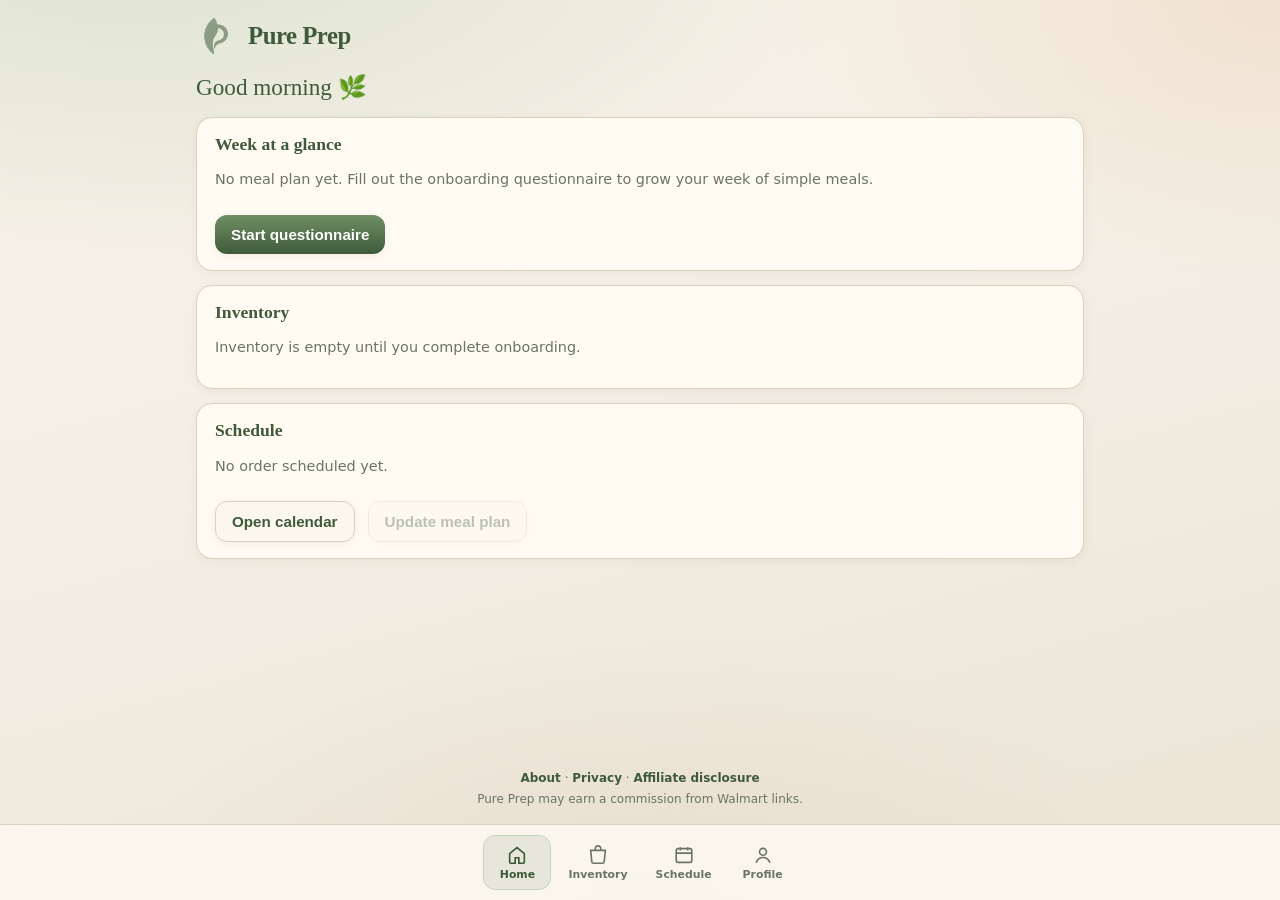
<file: index.html>
<!DOCTYPE html>
<html lang="en">
<head>
  <meta name='impact-site-verification' value='859258e8-05b9-465c-9350-32e2b7eefbab'>
  <meta charset="UTF-8" />
  <meta name="viewport" content="width=device-width, initial-scale=1" />
  <title>Pure Prep</title>
  <link rel="icon" type="image/svg+xml" href="assets/favicon.svg?v=leaf8" />
  <link rel="icon" type="image/png" href="assets/favicon-32.png?v=leaf8" sizes="32x32" />
  <link rel="icon" type="image/png" href="assets/favicon-16.png?v=leaf8" sizes="16x16" />
  <link rel="icon" href="assets/favicon.ico?v=leaf8" sizes="any" />
  <link rel="apple-touch-icon" href="assets/apple-touch-icon.png?v=leaf8" />
  <meta name="theme-color" content="#5a7a52" />

  <style>

    :root {
      --bg: #f4efe6;
      --bg-deep: #ebe4d6;
      --card: #fffaf2;
      --paper: #fbf7ef;
      --text: #2f3a2f;
      --muted: #6b7564;
      --accent: #5a7a52;
      --accent-deep: #3f5a3a;
      --sage: #c5d5bc;
      --sage-soft: rgba(90, 122, 82, 0.12);
      --moss: #6f8f64;
      --clay: #c4785a;
      --clay-soft: rgba(196, 120, 90, 0.14);
      --terracotta: #b86b4b;
      --linen: #e8e0d0;
      --border: #d9d0bd;
      --danger: #b54a3c;
      --ok: #4f7a48;
      --warn: #b8860b;
      --shadow: 0 8px 24px rgba(70, 55, 35, 0.08);
      --shadow-soft: 0 2px 10px rgba(70, 55, 35, 0.06);
      --radius: 16px;
      --font-display: "Iowan Old Style", "Palatino Linotype", Palatino, Georgia, "Times New Roman", serif;
      --font-body: system-ui, -apple-system, "Segoe UI", Roboto, "Helvetica Neue", sans-serif;
    }
    * { box-sizing: border-box; }
    body {
      margin: 0;
      min-height: 100vh;
      font-family: var(--font-body);
      color: var(--text);
      display: flex;
      align-items: center;
      justify-content: center;
      padding: 28px 20px;
      background:
        radial-gradient(ellipse 120% 80% at 10% -10%, rgba(197, 213, 188, 0.55), transparent 50%),
        radial-gradient(ellipse 90% 70% at 100% 0%, rgba(232, 200, 170, 0.35), transparent 45%),
        radial-gradient(ellipse 80% 60% at 50% 100%, rgba(180, 160, 120, 0.12), transparent 50%),
        linear-gradient(165deg, #f7f2e8 0%, var(--bg) 40%, var(--bg-deep) 100%);
      background-attachment: fixed;
    }
    .shell {
      width: min(720px, 100%);
      background:
        linear-gradient(180deg, rgba(255,250,242,0.97), rgba(251,247,239,0.98)),
        repeating-linear-gradient(
          0deg,
          transparent,
          transparent 27px,
          rgba(217, 208, 189, 0.22) 28px
        );
      border: 1px solid var(--border);
      border-radius: 22px;
      padding: 30px 28px 28px;
      box-shadow: var(--shadow), inset 0 1px 0 rgba(255,255,255,0.8);
      position: relative;
      overflow: hidden;
    }
    .shell::before {
      content: "";
      position: absolute;
      inset: 0;
      pointer-events: none;
      background:
        radial-gradient(circle at 92% 8%, rgba(90, 122, 82, 0.07), transparent 28%),
        radial-gradient(circle at 6% 94%, rgba(196, 120, 90, 0.06), transparent 30%);
      border-radius: inherit;
    }
    .brand {
      display: flex;
      flex-direction: column;
      gap: 2px;
      margin-bottom: 6px;
      position: relative;
      z-index: 1;
    }
    .brand-row {
      display: flex;
      align-items: center;
      gap: 10px;
    }
    .leaf-mark {
      flex-shrink: 0;
      width: 28px;
      height: 28px;
      color: var(--accent);
    }
    h1 {
      font-family: var(--font-display);
      font-size: 1.65rem;
      font-weight: 600;
      margin: 0;
      letter-spacing: -0.01em;
      color: var(--accent-deep);
    }
    .lede {
      color: var(--muted);
      font-size: 0.95rem;
      margin: 2px 0 10px;
      font-weight: 450;
    }
    .step-label {
      color: var(--moss);
      font-size: 0.72rem;
      font-weight: 700;
      letter-spacing: 0.08em;
      text-transform: uppercase;
      margin-bottom: 14px;
    }
    .mp-progress {
      height: 8px;
      background: var(--linen);
      border-radius: 99px;
      overflow: hidden;
      margin-bottom: 22px;
      border: 1px solid rgba(217, 208, 189, 0.7);
      box-shadow: inset 0 1px 2px rgba(70,55,35,0.06);
    }
    .mp-progress > span {
      display: block;
      height: 100%;
      background: linear-gradient(90deg, #7a9a6e, var(--moss) 55%, #8faf7e);
      border-radius: 99px;
      transition: width .25s ease;
      box-shadow: 0 0 8px rgba(111, 143, 100, 0.35);
    }
    .mp-q {
      font-family: var(--font-display);
      font-size: 1.28rem;
      font-weight: 600;
      margin: 0 0 16px;
      line-height: 1.35;
      color: var(--accent-deep);
    }
    .mp-input, select.mp-input {
      width: 100%;
      padding: 13px 15px;
      margin-bottom: 10px;
      border-radius: 12px;
      border: 1px solid var(--border);
      background: var(--paper);
      color: var(--text);
      font-size: 1.02rem;
      font-family: var(--font-body);
      box-shadow: var(--shadow-soft);
    }
    .mp-input:focus, select.mp-input:focus {
      outline: 2px solid var(--sage);
      border-color: var(--accent);
      background: #fff;
    }
    .mp-label {
      display: block;
      font-size: 0.75rem;
      color: var(--muted);
      margin: 10px 0 4px;
      font-weight: 600;
    }
    .mp-hint {
      color: var(--muted);
      font-size: 0.82rem;
      line-height: 1.45;
      margin: 0;
    }
    .mp-options { display: flex; flex-direction: column; gap: 9px; }
    .mp-option {
      display: flex;
      gap: 10px;
      align-items: flex-start;
      padding: 14px 16px;
      border: 1px solid var(--border);
      border-radius: 14px;
      cursor: pointer;
      background: var(--card);
      box-shadow: var(--shadow-soft);
      transition: border-color .15s, background .15s, box-shadow .15s;
    }
    .mp-option:hover {
      border-color: var(--sage);
      background: #fffcf7;
    }
    .mp-option.selected {
      border-color: var(--accent);
      background: var(--sage-soft);
      box-shadow: 0 0 0 1px rgba(90, 122, 82, 0.2), var(--shadow-soft);
    }
    .mp-option input { accent-color: var(--accent); margin-top: 3px; }
    .mp-row { display: grid; grid-template-columns: 1fr 1fr; gap: 10px; }
    .mp-nav {
      display: flex;
      justify-content: space-between;
      gap: 10px;
      margin-top: 24px;
      flex-wrap: wrap;
    }
    .mp-back, .mp-next, .mp-reroll {
      border-radius: 12px;
      padding: 12px 20px;
      font-weight: 600;
      cursor: pointer;
      font-size: 0.95rem;
      font-family: var(--font-body);
      transition: filter .12s, background .12s, border-color .12s;
    }
    .mp-back {
      background: transparent;
      color: var(--muted);
      border: 1px solid var(--border);
    }
    .mp-back:disabled { opacity: 0.35; cursor: not-allowed; }
    .cta:disabled { opacity: 0.35; cursor: not-allowed; }
    .mp-next {
      background: linear-gradient(180deg, #6b8f62, var(--accent-deep));
      color: #f7faf5;
      border: 1px solid var(--accent-deep);
      margin-left: auto;
      box-shadow: 0 4px 12px rgba(63, 90, 58, 0.25);
    }
    .mp-next:hover { filter: brightness(1.06); }
    .mp-reroll {
      background: transparent;
      color: var(--terracotta);
      border: 1.5px solid var(--clay);
      box-shadow: none;
    }
    .mp-reroll:hover {
      background: var(--clay-soft);
      border-color: var(--terracotta);
    }
    .mp-error {
      color: var(--danger);
      font-size: 0.85rem;
      min-height: 1.2em;
      margin: 8px 0 0;
    }
    .mp-goal, .mp-card, .mp-micro-row {
      background: var(--paper);
      border: 1px solid var(--border);
      border-radius: var(--radius);
      box-shadow: var(--shadow-soft);
    }
    .mp-goal {
      padding: 16px 18px;
      margin-bottom: 12px;
      background:
        linear-gradient(135deg, rgba(255,252,247,0.95), rgba(245,240,228,0.9));
    }
    .mp-cals {
      color: var(--accent-deep);
      font-family: var(--font-display);
      font-size: 1.4rem;
      font-weight: 600;
    }
    .mp-cals-sm {
      color: var(--text);
      font-size: 1rem;
      font-weight: 600;
    }
    .mp-macros { color: var(--muted); font-size: 0.9rem; margin-top: 4px; }
    .mp-badges { display: flex; flex-wrap: wrap; gap: 6px; margin-top: 10px; }
    .mp-badge {
      font-size: 0.72rem;
      font-weight: 700;
      padding: 4px 9px;
      border-radius: 99px;
      border: 1px solid var(--border);
      background: var(--card);
    }
    .mp-badge.ok {
      color: var(--ok);
      border-color: rgba(79, 122, 72, 0.35);
      background: rgba(90, 122, 82, 0.1);
    }
    .mp-badge.warn {
      color: #8a6a10;
      border-color: rgba(184, 134, 11, 0.35);
      background: rgba(240, 198, 116, 0.18);
    }
    .mp-card {
      padding: 14px 16px;
      margin-bottom: 10px;
    }
    .mp-suggest {
      color: var(--accent);
      font-weight: 500;
      font-family: var(--font-display);
    }
    .mp-ingredients {
      list-style: none;
      margin: 10px 0 0;
      padding: 0;
      font-size: 0.85rem;
      line-height: 1.5;
    }
    .mp-ingredients li {
      display: flex;
      justify-content: space-between;
      gap: 12px;
      padding: 5px 0;
      border-bottom: 1px dashed rgba(217, 208, 189, 0.85);
    }
    .mp-ingredients li.totals {
      border-bottom: none;
      margin-top: 6px;
      font-weight: 600;
      color: var(--accent-deep);
      border-top: 1px solid var(--border);
      padding-top: 8px;
    }
    .ing-name { flex: 1; }
    .ing-macros {
      color: var(--muted);
      white-space: nowrap;
      font-variant-numeric: tabular-nums;
    }
    .mp-note {
      color: var(--muted);
      font-size: 0.78rem;
      font-style: italic;
      margin: 8px 0 0;
    }
    .mp-result h2 {
      font-family: var(--font-display);
      font-size: 1.12rem;
      margin: 22px 0 10px;
      color: var(--accent-deep);
      letter-spacing: -0.01em;
    }
    .mp-result h2:first-child { margin-top: 0; }
    .mp-micros { display: flex; flex-direction: column; gap: 10px; margin-bottom: 8px; }
    .mp-micro-row {
      display: grid;
      grid-template-columns: 1fr auto;
      gap: 8px 10px;
      align-items: center;
      padding: 10px 12px;
    }
    .mp-micro-meta { grid-column: 1; display: flex; flex-direction: column; gap: 2px; }
    .mp-micro-label { font-weight: 600; font-size: 0.88rem; }
    .mp-micro-amt { color: var(--muted); font-size: 0.75rem; }
    .mp-micro-bar {
      grid-column: 1 / -1;
      height: 7px;
      background: var(--linen);
      border-radius: 99px;
      overflow: hidden;
    }
    .mp-micro-bar > span { display: block; height: 100%; border-radius: 99px; }
    .mp-micro-bar > span.ok { background: var(--moss); }
    .mp-micro-bar > span.mid { background: #d4a84b; }
    .mp-micro-bar > span.low { background: #a8b0a0; }
    .mp-micro-bar > span.high { background: var(--danger); }

    .mp-nutrition-overview { margin-bottom: 14px; }
    .mp-stars {
      font-size: 1.35rem;
      letter-spacing: 0.08em;
      color: var(--terracotta);
      margin-bottom: 8px;
    }
    .mp-overview-blurb {
      margin: 0;
      line-height: 1.45;
      color: var(--text);
      font-size: 0.95rem;
    }
    .mp-micro-pies {
      display: grid;
      grid-template-columns: repeat(auto-fill, minmax(88px, 1fr));
      gap: 12px;
      margin: 10px 0 14px;
    }
    .mp-micro-pie-card { text-align: center; }
    .mp-micro-pie {
      width: 64px;
      height: 64px;
      border-radius: 50%;
      margin: 0 auto 6px;
      display: grid;
      place-items: center;
      box-shadow: inset 0 0 0 6px var(--card);
      background: var(--linen);
    }
    /* pie center labels styled via .mp-pie-pct / .mp-pie-amt */
    .mp-micro-pie-label {
      font-size: 0.72rem;
      font-weight: 600;
      color: var(--muted);
      line-height: 1.2;
    }
    .mp-micro-note {
      margin: 4px 0 0;
      font-size: 0.68rem;
      color: var(--muted);
      font-style: italic;
      line-height: 1.25;
    }
    .mp-micro-expand {
      margin: 8px 0 16px;
      border: 1px solid var(--border);
      border-radius: 12px;
      padding: 8px 12px;
      background: var(--paper);
    }
    .mp-micro-expand summary {
      cursor: pointer;
      font-weight: 650;
      color: var(--accent-deep);
      padding: 4px 0;
    }
    .mp-micro-expand[open] summary { margin-bottom: 10px; }

    .mp-dual-macros {
      display: grid;
      grid-template-columns: 1fr 1fr;
      gap: 12px;
      margin-bottom: 12px;
    }
    @media (max-width: 720px) {
      .mp-dual-macros { grid-template-columns: 1fr; }
    }
    .mp-macro-panel { margin: 0; }
    .mp-panel-title {
      margin: 0 0 8px;
      font-size: 0.85rem;
      font-weight: 700;
      color: var(--accent-deep);
      text-transform: uppercase;
      letter-spacing: 0.04em;
    }
    .mp-macro-row {
      display: flex;
      align-items: center;
      gap: 14px;
      flex-wrap: wrap;
    }
    .mp-cals-block { flex: 1; min-width: 110px; }
    .mp-macro-pie {
      width: 108px;
      height: 108px;
      border-radius: 50%;
      position: relative;
      flex-shrink: 0;
    }
    .mp-macro-pie-hole {
      position: absolute;
      inset: 22px;
      border-radius: 50%;
      background: var(--card);
      display: grid;
      place-content: center;
      text-align: center;
      box-shadow: inset 0 0 0 1px var(--border);
    }
    .mp-macro-pie-hole strong {
      font-size: 0.95rem;
      color: var(--accent-deep);
      line-height: 1.1;
    }
    .mp-macro-pie-hole span {
      font-size: 0.65rem;
      color: var(--muted);
    }
    .mp-micro-pie {
      position: relative;
    }
    .mp-micro-pie .mp-pie-pct,
    .mp-micro-pie .mp-pie-amt {
      font-size: 0.68rem;
      font-weight: 700;
      color: var(--accent-deep);
      background: var(--card);
      width: 36px;
      height: 36px;
      border-radius: 50%;
      display: grid;
      place-items: center;
      line-height: 1;
      text-align: center;
      padding: 2px;
    }
    .mp-micro-pie .mp-pie-amt { display: none; font-size: 0.58rem; }
    .mp-micro-pie:hover .mp-pie-pct,
    .mp-micro-pie:focus-within .mp-pie-pct { display: none; }
    .mp-micro-pie:hover .mp-pie-amt,
    .mp-micro-pie:focus-within .mp-pie-amt { display: grid; }


    .mp-micro-row > .mp-badge { grid-column: 2; grid-row: 1; justify-self: end; }
    .mp-grocery-list small.mp-buy-qty { color: var(--muted); font-weight: 400; }
    .mp-grocery { margin-bottom: 4px; }
    #app { position: relative; z-index: 1; }
    @media (max-width: 520px) {
      .shell { padding: 22px 16px; border-radius: 18px; }
      h1 { font-size: 1.4rem; }
      .mp-row { grid-template-columns: 1fr; }
    }
  

    /* App shell / dashboard */
    body.app-mode {
      align-items: stretch;
      justify-content: flex-start;
      padding: 0;
    }
    .app-frame {
      width: min(920px, 100%);
      margin: 0 auto;
      min-height: 100vh;
      display: flex;
      flex-direction: column;
      padding: 16px 16px 88px;
      position: relative;
    }
    .top-brand {
      display: flex;
      flex-direction: row;
      align-items: center;
      gap: 12px;
      margin: 0 0 14px;
    }
    .top-brand h1 {
      margin: 0;
      font-family: var(--font-display);
      font-size: 1.55rem;
      font-weight: 600;
      color: var(--accent-deep);
      letter-spacing: -0.02em;
      line-height: 1.1;
    }
    .welcome {
      font-family: var(--font-display);
      font-size: 1.45rem;
      color: var(--accent-deep);
      margin: 4px 0 16px;
    }
    .panel {
      background: var(--card);
      border: 1px solid var(--border);
      border-radius: var(--radius);
      box-shadow: var(--shadow-soft);
      padding: 16px 18px;
      margin-bottom: 14px;
    }
    .panel h2 {
      font-family: var(--font-display);
      font-size: 1.1rem;
      margin: 0 0 10px;
      color: var(--accent-deep);
    }
    .panel-muted { color: var(--muted); font-size: 0.9rem; line-height: 1.45; }
    .bottom-nav {
      position: fixed;
      left: 0; right: 0; bottom: 0;
      display: flex;
      justify-content: center;
      gap: 6px;
      padding: 10px 12px calc(10px + env(safe-area-inset-bottom));
      background: rgba(251, 247, 239, 0.94);
      border-top: 1px solid var(--border);
      backdrop-filter: blur(8px);
      z-index: 40;
    }
    .nav-btn {
      display: flex;
      flex-direction: column;
      align-items: center;
      gap: 2px;
      min-width: 68px;
      padding: 8px 10px;
      border-radius: 12px;
      border: 1px solid transparent;
      background: transparent;
      color: var(--muted);
      font-size: 0.68rem;
      font-weight: 650;
      cursor: pointer;
      font-family: var(--font-body);
    }
    .nav-btn svg { width: 22px; height: 22px; }
    .nav-btn.active {
      color: var(--accent-deep);
      background: var(--sage-soft);
      border-color: var(--sage);
    }
    .cta {
      display: inline-flex;
      align-items: center;
      gap: 8px;
      margin-top: 10px;
      padding: 11px 16px;
      border-radius: 12px;
      border: none;
      background: linear-gradient(180deg, #6f8f64, var(--accent-deep));
      color: #fff;
      font-weight: 650;
      cursor: pointer;
      font-size: 0.95rem;
      box-shadow: var(--shadow-soft);
    }
    .cta.secondary {
      background: var(--paper);
      color: var(--accent-deep);
      border: 1px solid var(--border);
    }
    .macro-pie-wrap {
      display: flex;
      align-items: center;
      gap: 18px;
      flex-wrap: wrap;
    }
    .macro-pie {
      width: 132px;
      height: 132px;
      border-radius: 50%;
      position: relative;
      flex-shrink: 0;
    }
    .macro-pie-hole {
      position: absolute;
      inset: 28px;
      border-radius: 50%;
      background: var(--card);
      display: flex;
      flex-direction: column;
      align-items: center;
      justify-content: center;
      text-align: center;
      box-shadow: inset 0 0 0 1px var(--border);
    }
    .macro-pie-hole strong { font-size: 1.05rem; color: var(--accent-deep); line-height: 1.1; }
    .macro-pie-hole span { font-size: 0.68rem; color: var(--muted); }
    .macro-legend { font-size: 0.85rem; color: var(--muted); line-height: 1.6; }
    .macro-legend i {
      display: inline-block;
      width: 10px; height: 10px;
      border-radius: 3px;
      margin-right: 6px;
    }
    .meal-row {
      border: 1px solid var(--border);
      border-radius: 12px;
      margin-top: 8px;
      overflow: hidden;
      background: var(--paper);
    }
    .meal-row summary {
      list-style: none;
      cursor: pointer;
      padding: 12px 14px;
      display: flex;
      justify-content: space-between;
      gap: 10px;
      font-weight: 600;
      color: var(--accent-deep);
    }
    .meal-row summary::-webkit-details-marker { display: none; }
    .meal-row[open] summary { border-bottom: 1px solid var(--border); background: var(--sage-soft); }
    .meal-row .detail { padding: 10px 14px 12px; }
    /* doc29–doc31: weekly + daily prep steps (collapsed by default) */
    .mp-prep, .mp-prepday {
      margin-top: 10px;
      border: 1px solid var(--border);
      border-radius: 12px;
      background: linear-gradient(135deg, rgba(197, 213, 188, 0.22), rgba(251, 247, 239, 0.9));
      overflow: hidden;
    }
    .mp-prepday { margin: 4px 0 12px; border-color: rgba(111, 143, 100, 0.45); box-shadow: var(--shadow-soft); }
    .home-prepday .mp-prepday { margin: 12px 0 0; }
    /* doc33: compact supplements on Week at a glance */
    .home-supps { margin-top: 12px; padding: 10px 12px; border-radius: 14px; background: rgba(255, 255, 255, 0.55); border: 1px solid rgba(90, 122, 82, 0.18); }
    .home-supps-title { margin: 0 0 6px; font-size: 0.86rem; color: var(--accent-deep); font-weight: 700; }
    .home-supp-list { list-style: none; margin: 0; padding: 0; display: grid; gap: 4px; }
    .home-supp { display: grid; grid-template-columns: 20px 1fr auto; align-items: center; column-gap: 8px; font-size: 0.8rem; line-height: 1.3; }
    .home-supp.soft { opacity: 0.9; }
    .home-supp-ico { font-size: 0.95rem; text-align: center; }
    .home-supp-text { display: flex; flex-direction: column; min-width: 0; }
    .home-supp-name { font-weight: 600; color: var(--text); }
    .home-supp-dose { color: var(--muted); font-size: 0.76rem; }
    .home-supp .mp-supp-tag { white-space: nowrap; }
    .home-supps-note { margin: 6px 0 0; font-size: 0.72rem; color: var(--muted); font-style: italic; }
    .mp-prep summary, .mp-prepday summary {
      list-style: none;
      cursor: pointer;
      display: flex;
      align-items: baseline;
      justify-content: space-between;
      gap: 10px;
      padding: 9px 12px;
      font-weight: 650;
      color: var(--accent-deep);
    }
    .mp-prep summary::-webkit-details-marker, .mp-prepday summary::-webkit-details-marker { display: none; }
    .mp-prep summary::after, .mp-prepday summary::after {
      content: "▾";
      color: var(--moss);
      margin-left: auto;
      transition: transform 0.15s ease;
    }
    .mp-prep:not([open]) summary::after, .mp-prepday:not([open]) summary::after { transform: rotate(-90deg); }
    .mp-prep-sub { font-size: 0.76rem; font-weight: 550; color: var(--muted); }
    .mp-prepday .mp-prep-title { font-family: var(--font-display); font-size: 1.02rem; }
    .mp-prep-body { padding: 2px 12px 12px; display: grid; gap: 10px; }
    .mp-prep-block {
      background: var(--card);
      border: 1px solid var(--border);
      border-left: 4px solid var(--moss);
      border-radius: 10px;
      padding: 8px 10px 8px 10px;
    }
    .mp-prep-daily { border-left-color: var(--terracotta); }
    .mp-prep-block h4 {
      margin: 0 0 4px;
      font-size: 0.86rem;
      color: var(--accent-deep);
      display: flex;
      align-items: baseline;
      gap: 6px;
      flex-wrap: wrap;
    }
    .mp-prep-daily h4 { color: var(--terracotta); }
    .mp-prep-block h4 small { font-weight: 550; color: var(--muted); font-size: 0.74rem; }
    .mp-prep-ico { font-size: 0.9rem; }
    .mp-prep-block ol { margin: 0; padding-left: 1.2em; font-size: 0.86rem; line-height: 1.45; color: var(--text); }
    .mp-prep-block li + li { margin-top: 4px; }
    .mp-prep-block li::marker { color: var(--moss); font-weight: 700; }
    .mp-prep-daily li::marker { color: var(--terracotta); }
    .mp-prepday-intro { margin: 0; font-size: 0.82rem; color: var(--muted); line-height: 1.4; }
    .mp-prepday-list { list-style: none; margin: 0; padding: 0; display: grid; gap: 6px; }
    .mp-prepday-list label {
      display: flex;
      gap: 9px;
      align-items: flex-start;
      background: var(--card);
      border: 1px solid var(--border);
      border-radius: 10px;
      padding: 8px 10px;
      font-size: 0.86rem;
      line-height: 1.45;
      cursor: pointer;
    }
    .mp-prepday-list input { margin-top: 3px; accent-color: var(--moss); flex-shrink: 0; width: 16px; height: 16px; }
    .mp-prepday-list b { color: var(--moss); }
    .mp-prepday-list input:checked + span { color: var(--muted); text-decoration: line-through; text-decoration-color: rgba(111, 143, 100, 0.6); }
    @media (max-width: 480px) {
      .mp-prep-body { padding: 2px 9px 10px; }
      .mp-prep-block ol, .mp-prepday-list label { font-size: 0.84rem; }
    }
    .cal-chip {
      font-weight: 550;
      color: var(--muted);
      font-size: 0.85rem;
    }
    .mp-card-head {
      display: flex;
      justify-content: space-between;
      align-items: flex-start;
      gap: 10px;
    }
    .mp-reroll-slot {
      flex-shrink: 0;
      padding: 6px 10px !important;
      font-size: 0.78rem !important;
    }
    .mp-days .mp-option { user-select: none; }
    /* doc32: build choice, "Let's pick our meals" wizard, restrictions, supplements */
    .mp-next:disabled { opacity: 0.4; cursor: not-allowed; filter: none; box-shadow: none; }
    .mp-option-text { display: flex; flex-direction: column; gap: 3px; }
    .mp-option-title { font-weight: 600; color: var(--text); }
    .mp-option-desc { color: var(--muted); font-size: 0.8rem; line-height: 1.4; font-weight: 450; }
    .mp-build-choice .mp-option { padding: 16px 18px; }
    .mp-build-choice .mp-option-title { font-family: var(--font-display); font-size: 1.05rem; color: var(--accent-deep); }
    .mp-option.disabled { opacity: 0.45; cursor: not-allowed; }
    .mp-option.locked { cursor: default; }
    .mp-option input:disabled { cursor: not-allowed; }
    .mp-pick-ingredients { display: grid; grid-template-columns: 1fr 1fr; gap: 8px; }
    .mp-pick-ingredients .mp-option { padding: 11px 12px; align-items: center; }
    .mp-pick-ingredients .mp-option input { margin-top: 0; }
    .mp-pick-ingredients .mp-pick-empty { grid-column: 1 / -1; }
    .mp-pick-tag {
      display: inline-block; font-size: 0.66rem; font-weight: 700; letter-spacing: 0.02em;
      color: var(--ok); background: rgba(90, 122, 82, 0.12); border: 1px solid rgba(79, 122, 72, 0.3);
      border-radius: 99px; padding: 1px 7px; margin-left: 4px; vertical-align: 1px; white-space: nowrap;
    }
    .mp-pick-sofar {
      margin: 0 0 10px; padding: 8px 12px; border-radius: 12px; background: var(--sage-soft);
      border: 1px dashed rgba(111, 143, 100, 0.45); font-size: 0.84rem; color: var(--accent-deep);
    }
    .mp-pick-intro, .mp-pick-note { margin: 0 0 12px; }
    /* doc34: Sweet / Savory template groups */
    .mp-pick-group {
      display: flex; align-items: center; gap: 8px; margin: 8px 2px 0; font-family: var(--font-display);
      font-size: 0.95rem; font-weight: 700; color: var(--accent-deep); letter-spacing: 0.01em;
    }
    .mp-pick-group:first-child { margin-top: 0; }
    .mp-pick-group::before { font-size: 1rem; }
    .mp-pick-group[data-group="sweet"]::before { content: "🍓"; }
    .mp-pick-group[data-group="savory"]::before { content: "🥕"; }
    .mp-pick-group::after { content: ""; flex: 1; height: 1px; background: var(--border); }
    .mp-pick-count { margin: 10px 2px 0; font-size: 0.8rem; color: var(--moss); font-weight: 600; }
    .mp-pick-budget { margin-top: 6px; }
    .mp-pick-empty {
      margin: 0; padding: 12px 14px; border-radius: 12px; background: var(--clay-soft);
      border: 1px solid rgba(196, 120, 90, 0.35); color: var(--terracotta); font-size: 0.88rem; line-height: 1.45;
    }
    .mp-restrictions { display: grid; grid-template-columns: 1fr 1fr; gap: 8px; }
    .mp-restrictions .mp-option { padding: 11px 12px; align-items: center; user-select: none; }
    .mp-restrictions .mp-option input { margin-top: 0; }
    .mp-supps { padding: 14px 16px; }
    .mp-supps > .mp-hint { margin-bottom: 8px; }
    .mp-supp-list { list-style: none; margin: 0; padding: 0; display: grid; gap: 8px; }
    .mp-supp {
      padding: 10px 12px; border-radius: 12px; background: var(--card);
      border: 1px solid rgba(217, 208, 189, 0.9); border-left: 3px solid var(--moss);
    }
    .mp-supp.soft { border-left-color: var(--sage); opacity: 0.92; }
    .mp-supp-head { display: flex; align-items: center; gap: 7px; flex-wrap: wrap; }
    .mp-supp-head strong { font-size: 0.92rem; color: var(--accent-deep); }
    .mp-supp-ico { font-size: 1rem; }
    .mp-supp-tag {
      margin-left: auto; font-size: 0.66rem; font-weight: 700; padding: 2px 8px; border-radius: 99px;
      color: #8a6a10; background: rgba(240, 198, 116, 0.18); border: 1px solid rgba(184, 134, 11, 0.3);
    }
    .mp-supp-tag.cond { color: var(--terracotta); background: var(--clay-soft); border-color: rgba(196, 120, 90, 0.3); }
    .mp-supp-tag.soft { color: var(--ok); background: rgba(90, 122, 82, 0.1); border-color: rgba(79, 122, 72, 0.3); }
    .mp-supp-why { margin: 6px 0 4px; font-size: 0.82rem; line-height: 1.45; color: var(--text); }
    .mp-supp-dose { margin: 0; font-size: 0.8rem; color: var(--muted); }
    .mp-supp-dose b { color: var(--moss); }
    .mp-supp-disclaimer { margin: 10px 0 0; font-size: 0.76rem; color: var(--muted); font-style: italic; }
    .profile-restrictions { display: grid; grid-template-columns: 1fr 1fr; gap: 7px; }
    .shell.onboard {
      width: min(720px, 100%);
      margin: 8px auto 0;
    }
    .cal-grid {
      display: grid;
      grid-template-columns: repeat(7, 1fr);
      gap: 4px;
      text-align: center;
      font-size: 0.78rem;
    }
    .cal-grid .dow { color: var(--muted); font-weight: 700; padding: 4px 0; }
    .cal-cell {
      aspect-ratio: 1;
      border-radius: 10px;
      display: flex;
      align-items: center;
      justify-content: center;
      border: 1px solid transparent;
      color: var(--text);
      position: relative;
    }
    .cal-cell.muted { color: #b0a898; }
    .cal-cell.today {
      border-color: var(--accent);
      background: var(--sage-soft);
      font-weight: 700;
    }
    .cal-cell.coverage {
      background: rgba(196, 120, 90, 0.16);
      border-color: rgba(196, 120, 90, 0.35);
    }
    .cal-cell.order-day {
      background: var(--clay-soft);
      border-color: var(--terracotta);
      font-weight: 700;
    }
    .cal-head {
      display: flex;
      align-items: center;
      justify-content: space-between;
      margin-bottom: 10px;
    }
    .cal-head button {
      border: 1px solid var(--border);
      background: var(--paper);
      border-radius: 10px;
      padding: 6px 10px;
      cursor: pointer;
      color: var(--accent-deep);
      font-weight: 650;
    }
    .inv-item {
      display: flex;
      justify-content: space-between;
      gap: 10px;
      padding: 8px 0;
      border-bottom: 1px dashed var(--border);
      font-size: 0.92rem;
    }
    .inv-item:last-child { border-bottom: none; }
    .screen-hidden { display: none !important; }
    .pill {
      display: inline-block;
      padding: 3px 8px;
      border-radius: 999px;
      background: var(--sage-soft);
      color: var(--accent-deep);
      font-size: 0.75rem;
      font-weight: 650;
    }

  
    .brand-mark {
      display: block;
      width: 40px;
      height: 40px;
      object-fit: contain;
      border-radius: 0 !important;
      box-shadow: none !important;
      background: transparent !important;
      flex-shrink: 0;
    }
    .brand-row .brand-mark { width: 32px; height: 32px; }
    .site-footer {
      margin-top: auto;
      padding: 18px 8px 4px;
      text-align: center;
      font-size: 0.75rem;
      color: var(--muted);
      line-height: 1.5;
    }
    .site-footer nav a { color: var(--accent-deep); text-decoration: none; font-weight: 600; }
    .site-footer nav a:hover { text-decoration: underline; }
    .site-footer p { margin: 3px 0 0; }
    .mp-price-note {
      margin: 8px 0 0;
      font-size: 0.72rem;
      color: var(--muted);
      font-style: italic;
      line-height: 1.35;
    }

    /* Profile (questionnaire answers, editable draft) */
    .profile-intro {
      display: flex;
      gap: 12px;
      align-items: flex-start;
      background: linear-gradient(135deg, rgba(197, 213, 188, 0.28), rgba(255, 250, 242, 0.9));
    }
    .profile-intro .brand-mark { width: 30px; height: 30px; }
    .profile-intro p { margin: 0; }
    .profile-group .mp-options { gap: 7px; }
    .profile-group .mp-option { padding: 10px 14px; }
    .profile-group .mp-input { margin-bottom: 4px; }
    .profile-days { display: grid; grid-template-columns: repeat(auto-fill, minmax(120px, 1fr)); gap: 7px; }
    .profile-derived {
      margin: 10px 0 0;
      padding: 10px 12px;
      border-radius: 12px;
      border: 1px dashed var(--sage);
      background: var(--sage-soft);
      color: var(--accent-deep);
      font-size: 0.86rem;
      line-height: 1.45;
    }
    .profile-actions {
      display: flex;
      align-items: center;
      gap: 10px;
      flex-wrap: wrap;
      margin: 4px 0 14px;
    }
    .profile-actions .cta { margin-top: 0; }
    .profile-dirty { color: var(--terracotta); font-size: 0.82rem; font-weight: 600; }
    .pp-notice-backdrop {
      position: fixed;
      inset: 0;
      z-index: 80;
      display: flex;
      align-items: center;
      justify-content: center;
      padding: 20px;
      background: rgba(47, 58, 47, 0.28);
      backdrop-filter: blur(2px);
    }
    .pp-notice {
      width: min(420px, 100%);
      background:
        radial-gradient(circle at 92% 8%, rgba(90, 122, 82, 0.1), transparent 34%),
        linear-gradient(180deg, #fffaf2, var(--paper));
      border: 1px solid var(--border);
      border-radius: 20px;
      box-shadow: var(--shadow);
      padding: 22px 22px 18px;
      text-align: center;
    }
    .pp-notice .brand-mark { width: 40px; height: 40px; margin: 0 auto 6px; }
    .pp-notice h3 {
      font-family: var(--font-display);
      color: var(--accent-deep);
      font-size: 1.2rem;
      margin: 0 0 8px;
    }
    .pp-notice p { margin: 0 0 6px; color: var(--text); line-height: 1.5; font-size: 0.93rem; }
    .pp-notice p.pp-notice-sub { color: var(--muted); font-size: 0.85rem; }
    .pp-notice .cta { margin-top: 12px; }
    .stock-ok {
      display: inline-flex;
      align-items: center;
      gap: 8px;
      margin: 10px 0 0;
      padding: 6px 12px 6px 6px;
      border-radius: 999px;
      border: 1px solid rgba(79, 122, 72, 0.35);
      background: rgba(90, 122, 82, 0.1);
      color: var(--ok);
      font-size: 0.88rem;
      font-weight: 650;
    }
    .stock-ok .stock-check {
      display: inline-grid;
      place-items: center;
      width: 22px;
      height: 22px;
      border-radius: 50%;
      background: var(--ok);
      color: #f7faf5;
    }
    .stock-ok .stock-check svg { width: 13px; height: 13px; }
    .order-dates {
      display: grid;
      grid-template-columns: 1fr 1fr;
      gap: 10px;
      margin: 4px 0 12px;
    }
    .order-date {
      background: var(--paper);
      border: 1px solid var(--border);
      border-radius: 12px;
      padding: 10px 12px;
      box-shadow: var(--shadow-soft);
    }
    .order-date span {
      display: block;
      font-size: 0.7rem;
      font-weight: 700;
      letter-spacing: 0.06em;
      text-transform: uppercase;
      color: var(--moss);
      margin-bottom: 2px;
    }
    .order-date strong { color: var(--accent-deep); font-size: 0.98rem; }
    .order-date.next { border-color: rgba(196, 120, 90, 0.45); background: rgba(196, 120, 90, 0.07); }
    .order-date.next span { color: var(--terracotta); }

    /* Inventory: In stock + "I already have some of these items" (doc26) */
    .in-stock-panel {
      background: linear-gradient(135deg, rgba(197, 213, 188, 0.3), rgba(255, 250, 242, 0.95));
      border-color: var(--sage);
    }
    .in-stock-panel h2 { display: flex; align-items: center; gap: 8px; }
    .in-stock-panel h2 .leaf { font-size: 1rem; }
    .in-stock-list { list-style: none; margin: 6px 0 0; padding: 0; }
    .in-stock-item {
      display: flex;
      align-items: center;
      gap: 10px;
      padding: 8px 4px 8px 12px;
      margin-top: 6px;
      border: 1px solid var(--sage);
      border-radius: 12px;
      background: var(--paper);
      font-size: 0.92rem;
    }
    .in-stock-item .is-name { flex: 1; min-width: 0; color: var(--text); font-weight: 600; }
    .in-stock-item .is-amt { color: var(--accent-deep); font-weight: 650; white-space: nowrap; font-size: 0.88rem; }
    .in-stock-x {
      flex-shrink: 0;
      width: 36px;
      height: 36px;
      display: inline-grid;
      place-items: center;
      border-radius: 50%;
      border: 1px solid transparent;
      background: transparent;
      color: var(--terracotta);
      font-size: 1.15rem;
      line-height: 1;
      cursor: pointer;
    }
    .in-stock-x:hover, .in-stock-x:focus-visible { background: var(--clay-soft); border-color: rgba(196, 120, 90, 0.35); outline: none; }
    .grocery-row { align-items: center; flex-wrap: wrap; }
    .grocery-row .gr-main { flex: 1; min-width: 0; }
    .grocery-row .gr-price { white-space: nowrap; font-weight: 600; color: var(--accent-deep); }
    .grocery-row .gr-was { text-decoration: line-through; opacity: 0.75; }
    .grocery-row.reduced .gr-qty { color: var(--moss); font-weight: 600; }
    .gr-have {
      display: flex;
      align-items: center;
      gap: 8px;
      flex-basis: 100%;
      margin-top: 0;
      padding: 5px 10px;
      border-radius: 12px;
      background: var(--sage-soft);
      font-size: 0.82rem;
      color: var(--accent-deep);
      font-weight: 600;
    }
    .gr-have input {
      width: 88px;
      padding: 6px 10px;
      border-radius: 10px;
      border: 1px solid var(--border);
      background: #fff;
      font-size: 16px; /* no iOS zoom on focus */
      color: var(--text);
      font-family: var(--font-body);
    }
    .gr-have input:focus { outline: none; border-color: var(--accent); box-shadow: 0 0 0 3px rgba(90, 122, 82, 0.18); }
    .gr-have .gr-unit { color: var(--muted); font-weight: 550; }
    .grocery-total {
      display: flex;
      justify-content: space-between;
      align-items: baseline;
      margin-top: 8px;
      padding-top: 10px;
      border-top: 1px solid var(--border);
      font-weight: 650;
      color: var(--accent-deep);
    }
    .grocery-total strong { font-size: 1.05rem; }
    .grocery-covered-note { margin: 8px 0 0; font-size: 0.82rem; }
    .grocery-actions { display: flex; flex-wrap: wrap; gap: 8px; align-items: center; margin-top: 12px; }
    .grocery-actions .cta { margin-top: 0; }
    .cta.secondary.active { background: var(--sage-soft); border-color: var(--accent); }
    .grocery-row[hidden], .gr-have[hidden], .in-stock-panel[hidden] { display: none !important; }
    /* doc27: drafts apply on Save */
    .gr-have input.pending { border-color: var(--terracotta); background: #fff8f3; box-shadow: 0 0 0 3px rgba(196, 120, 90, 0.14); }
    .grocery-pending-note[hidden] { display: none !important; }
    #haveSomeBtn.save-mode { box-shadow: 0 0 0 3px rgba(90, 122, 82, 0.18), var(--shadow-soft); }
    .grocery-pending-note {
      margin: 0 0 8px;
      padding: 8px 12px;
      border-radius: 12px;
      border: 1px dashed rgba(196, 120, 90, 0.55);
      background: var(--clay-soft);
      color: var(--terracotta);
      font-size: 0.84rem;
      font-weight: 600;
      line-height: 1.4;
    }
    .in-stock-item .is-pending {
      display: block;
      margin-top: 2px;
      font-size: 0.74rem;
      font-weight: 650;
      color: var(--terracotta);
    }
    .in-stock-item.pending-remove { border-style: dashed; border-color: rgba(196, 120, 90, 0.55); background: rgba(255, 250, 242, 0.6); }
    .in-stock-item.pending-remove .is-amt,
    .in-stock-item.pending-remove .is-name { text-decoration: line-through; text-decoration-color: rgba(184, 107, 75, 0.7); color: var(--muted); }
    .in-stock-item.pending-remove .is-pending { text-decoration: none; display: block; }
    .in-stock-item.pending-change { border-style: dashed; border-color: rgba(196, 120, 90, 0.55); }
    .in-stock-undo {
      flex-shrink: 0;
      min-height: 36px;
      padding: 6px 12px;
      border-radius: 999px;
      border: 1px solid var(--border);
      background: var(--paper);
      color: var(--accent-deep);
      font-weight: 650;
      font-size: 0.82rem;
      cursor: pointer;
    }
    @media (max-width: 480px) {
      .grocery-actions .cta { flex: 1 1 100%; justify-content: center; }
    }
  </style>
</head>
<body>
  <div class="app-frame" id="app-root">
    <div class="top-brand">
      <img src="assets/icon-mark.png?v=leaf8" alt="" class="brand-mark" width="40" height="40" />
      <h1>Pure Prep</h1>
    </div>

    <div id="screen-home"></div>
    <div id="screen-inventory" class="screen-hidden"></div>
    <div id="screen-schedule" class="screen-hidden"></div>
    <div id="screen-profile" class="screen-hidden"></div>
    <div id="screen-onboard" class="screen-hidden">
      <div class="shell onboard">
        <div class="brand">
          <div class="brand-row">
            <img src="assets/icon-mark.png?v=leaf8" alt="" class="brand-mark" width="32" height="32" />
            <h1>Onboarding</h1>
          </div>
          <p class="lede">Grow a week of simple meals</p>
        </div>
        <div id="onboard-root"></div>
      </div>
    </div>

    <footer class="site-footer">
      <nav aria-label="Site"><a href="about.html">About</a> · <a href="privacy.html">Privacy</a> · <a href="disclosure.html">Affiliate disclosure</a></nav>
      <p>Pure Prep may earn a commission from Walmart links.</p>
    </footer>

    <nav class="bottom-nav" aria-label="Main">
      <button type="button" class="nav-btn active" data-screen="home" title="Home">
        <svg viewBox="0 0 24 24" fill="none" stroke="currentColor" stroke-width="1.8"><path d="M4 10.5 12 4l8 6.5V20a1 1 0 0 1-1 1h-5v-6H10v6H5a1 1 0 0 1-1-1v-9.5z"/></svg>
        Home
      </button>
      <button type="button" class="nav-btn" data-screen="inventory" title="Inventory">
        <svg viewBox="0 0 24 24" fill="none" stroke="currentColor" stroke-width="1.8"><path d="M4 7h16l-1.2 12.2A2 2 0 0 1 16.81 21H7.19a2 2 0 0 1-1.99-1.8L4 7z"/><path d="M9 7V5a3 3 0 0 1 6 0v2"/></svg>
        Inventory
      </button>
      <button type="button" class="nav-btn" data-screen="schedule" title="Schedule">
        <svg viewBox="0 0 24 24" fill="none" stroke="currentColor" stroke-width="1.8"><rect x="3.5" y="5" width="17" height="15" rx="2"/><path d="M8 3.5V7M16 3.5V7M3.5 10h17"/></svg>
        Schedule
      </button>
      <button type="button" class="nav-btn" data-screen="profile" title="Profile">
        <svg viewBox="0 0 24 24" fill="none" stroke="currentColor" stroke-width="1.8"><circle cx="12" cy="8.5" r="3.8"/><path d="M4.5 20.5c1.2-3.8 4-5.8 7.5-5.8s6.3 2 7.5 5.8"/></svg>
        Profile
      </button>
    </nav>
  </div>
  <script src="onboarding.js?v=doc34"></script>
  <script>

(function () {
  "use strict";
  const M = window.MealPlanOnboarding;
  const STORAGE_KEY = "purePrepState";
  const DAY_IDS = ["sun", "mon", "tue", "wed", "thu", "fri", "sat"]; // JS getDay()

  function loadState() {
    try {
      const raw = localStorage.getItem(STORAGE_KEY);
      if (!raw) return defaultState();
      const st = Object.assign(defaultState(), JSON.parse(raw));
      // One row per store product (older saves could hold hard_boiled_egg + egg, pb_tsp + pb_tbsp…).
      st.inventory = M.canonicalizeInventory(st.inventory || []);
      if (!Array.isArray(st.inStock)) st.inStock = [];
      return st;
    } catch (_) {
      return defaultState();
    }
  }
  function defaultState() {
    return {
      answers: null,
      plan: null,
      planBlocks: [],
      inventory: [],
      lastOrderedAt: null,
      nextOrderDate: null,
      groceryList: null,
      groceriesConfirmed: false,
      lastDepletedDate: null,
      scheduledWeeks: [],
      groceryCoveredWeeks: [],
      _pendingScheduleFromOffset: null,
      profileCompleted: false,
      profileUpdatedAt: null,
      inStock: [], // [{ key, name, unit, qty }] saved "I already have" amounts for the next order
      inStockUpdatedAt: null,
    };
  }
  function saveState(state) {
    localStorage.setItem(STORAGE_KEY, JSON.stringify(state));
  }

  /* ── Profile (questionnaire answers) ──
   * state.answers is the live profile: it only drives plans scheduled from now on.
   * Every planBlock carries its own `profile` snapshot (the settings it was
   * generated with) and its plan stores its own targets, so editing the profile
   * never touches weeks that are already scheduled. */
  const PROFILE_KEYS = [
    "budget", "cadence", "calorieMode", "calories", "weightLbs", "weightGoal",
    "activity", "mealOption", "meals", "snacks", "daysPerWeek", "selectedDays", "restrictions",
  ];
  const DAY_ORDER = M.DAYS_OF_WEEK.map((d) => d.id);

  function pickProfile(a) {
    if (!a) return null;
    const o = {};
    PROFILE_KEYS.forEach((k) => {
      if (a[k] === undefined) return;
      o[k] = Array.isArray(a[k]) ? a[k].slice() : a[k];
    });
    return o;
  }

  /** Normalized copy with derived values filled in (meals/snacks, days, help-path calories). */
  function normalizeProfile(a) {
    const n = pickProfile(a) || {};
    if (n.budget != null && n.budget !== "") n.budget = Number(n.budget);
    if (n.calories != null && n.calories !== "") n.calories = Number(n.calories);
    if (n.weightLbs === "" || n.weightLbs == null) n.weightLbs = null;
    else n.weightLbs = Number(n.weightLbs);
    if (!n.activity) n.activity = null;
    if (!n.weightGoal) n.weightGoal = n.calorieMode === "help" ? null : "maintain"; // known path defaults to maintain (same as questionnaire)
    if (n.mealOption && M.MEAL_OPTIONS[n.mealOption]) {
      n.meals = M.MEAL_OPTIONS[n.mealOption].meals;
      n.snacks = M.MEAL_OPTIONS[n.mealOption].snacks;
    }
    if (Array.isArray(n.selectedDays)) {
      n.selectedDays = DAY_ORDER.filter((id) => n.selectedDays.indexOf(id) !== -1);
      n.daysPerWeek = n.selectedDays.length;
    }
    if (n.calorieMode === "help" && n.weightLbs && n.weightGoal && n.activity) {
      n.calories = M.estimateCalories(n.weightLbs, n.weightGoal, n.activity);
    }
    // doc32: dietary restrictions (missing on older profiles = none).
    n.restrictions = M.normalizeRestrictions(n.restrictions);
    return n;
  }

  /** Comparable fingerprint (ignores help-path fields while on the known-calories path). */
  function profileKey(a) {
    const n = normalizeProfile(a);
    return JSON.stringify(PROFILE_KEYS.map((k) => {
      if (n.calorieMode !== "help" && (k === "weightLbs" || k === "activity")) return null;
      return n[k] === undefined ? null : n[k];
    }));
  }
  function sameProfile(a, b) {
    return profileKey(a) === profileKey(b);
  }

  /**
   * Best-effort profile a plan was generated with: its own stored settings
   * (budget, cadence, days, meal structure, calories, macro preset) layered on
   * top of `fallback` for fields a plan does not record.
   */
  function profileFromPlan(plan, fallback) {
    const base = pickProfile(fallback) || {};
    if (!plan) return base;
    if (plan.budget != null) base.budget = plan.budget;
    if (plan.cadence) base.cadence = plan.cadence;
    if (Array.isArray(plan.selectedDays) && plan.selectedDays.length) {
      base.selectedDays = plan.selectedDays.slice();
      base.daysPerWeek = plan.selectedDays.length;
    }
    if (Array.isArray(plan.schedule) && plan.schedule.length) {
      const meals = plan.schedule.filter((s) => s.kind === "meal").length;
      const snacks = plan.schedule.filter((s) => s.kind === "snack").length;
      const opt = Object.keys(M.MEAL_OPTIONS).find((k) =>
        M.MEAL_OPTIONS[k].meals === meals && M.MEAL_OPTIONS[k].snacks === snacks);
      if (opt) { base.mealOption = opt; base.meals = meals; base.snacks = snacks; }
    }
    const macros = plan.daily && plan.daily.macros;
    if (macros) {
      const goal = ["lose", "maintain", "gain"].find((g) => {
        const m = M.macrosFromWeightGoal(g);
        return m.p === macros.p && m.c === macros.c && m.f === macros.f;
      });
      if (goal) base.weightGoal = goal;
    }
    // Plans record the restrictions they were built with; older plans predate restrictions (none).
    base.restrictions = Array.isArray(plan.restrictions) ? plan.restrictions.slice() : [];
    const cal = plan.daily && plan.daily.calories;
    if (cal) {
      if (base.calorieMode === "help") {
        const est = (base.weightLbs && base.weightGoal && base.activity)
          ? M.estimateCalories(base.weightLbs, base.weightGoal, base.activity) : null;
        if (est !== cal) { base.calorieMode = "known"; base.calories = cal; }
      } else {
        base.calories = cal;
      }
    }
    return base;
  }

  /** True when a plan's stored settings match `profile` (no regeneration needed). */
  function planMatchesProfile(plan, profile) {
    if (!plan || !profile) return false;
    return sameProfile(profileFromPlan(plan, profile), profile);
  }

  function hasCompletedProfile(st) {
    return !!(st && st.answers && (st.plan || (st.planBlocks && st.planBlocks.length)));
  }

  function blockForWeekISO(st, weekISO) {
    const blocks = (st && st.planBlocks) || [];
    for (let i = 0; i < blocks.length; i++) {
      const b = blocks[i];
      if (b && b.plan && b.weeks && b.weeks.indexOf(weekISO) !== -1) return b;
    }
    return null;
  }

  /** Settings snapshot for an already-scheduled week (never the live profile when a snapshot exists). */
  function profileForWeekISO(st, weekISO) {
    const b = blockForWeekISO(st, weekISO);
    if (b && b.profile) return pickProfile(b.profile);
    if (b && b.plan) return profileFromPlan(b.plan, st.answers);
    return null;
  }

  /** Cadence the active (latest) plan was generated with. */
  function activePlanCadence(st) {
    return (st.plan && st.plan.cadence) || (st.answers && st.answers.cadence) || "weekly";
  }

  function greeting() {
    const h = new Date().getHours();
    if (h < 12) return "Good morning";
    if (h < 17) return "Good afternoon";
    return "Good evening";
  }

  function cadenceDays(cadence) {
    if (cadence === "every_other_week") return 14;
    if (cadence === "monthly") return 28;
    return 7;
  }

  /** Grocery cadence → how many weeks the current meal plan covers. */
  function cadenceWeeks(cadence) {
    if (cadence === "every_other_week") return 2;
    if (cadence === "monthly") return 4;
    return 1;
  }

  /** Drive Onboarding: first meal plan begins on the soonest Sunday (today if Sunday, else next). */
  function soonestSundayWeekOffset() {
    return new Date().getDay() === 0 ? 0 : 1;
  }

  function earliestScheduledWeek(st) {
    const weeks = (st && st.scheduledWeeks) || [];
    if (!weeks.length) return weekStartISO(soonestSundayWeekOffset());
    return weeks.slice().sort()[0];
  }

  /** Offset (relative to this week's Sunday) for a weekStartISO string. */
  function offsetFromWeekISO(weekISO) {
    if (!weekISO) return soonestSundayWeekOffset();
    const now = new Date();
    const currentStart = new Date(now.getFullYear(), now.getMonth(), now.getDate());
    currentStart.setDate(currentStart.getDate() - currentStart.getDay());
    const parts = String(weekISO).split("-");
    const target = new Date(+parts[0], +parts[1] - 1, +parts[2]);
    return Math.round((target - currentStart) / (7 * 24 * 60 * 60 * 1000));
  }

  /**
   * Earliest weekOffset the week-at-a-glance toggle may show.
   * Once a plan is scheduled, never go earlier than that first plan week.
   * With no scheduled weeks yet, use soonest Sunday (product default) or 0.
   */
  function minWeekOffset(st) {
    const weeks = (st && st.scheduledWeeks) || [];
    if (weeks.length) return offsetFromWeekISO(weeks.slice().sort()[0]);
    if (st && st.plan) return soonestSundayWeekOffset();
    return 0;
  }

  function weekStartISO(offset) {
    const now = new Date();
    const start = new Date(now.getFullYear(), now.getMonth(), now.getDate());
    start.setDate(start.getDate() - start.getDay()); // Sunday start
    start.setDate(start.getDate() + offset * 7);
    const y = start.getFullYear();
    const m = String(start.getMonth() + 1).padStart(2, "0");
    const day = String(start.getDate()).padStart(2, "0");
    return y + "-" + m + "-" + day;
  }

  function buildWeekStarts(fromOffset, n) {
    const out = [];
    for (let i = 0; i < n; i++) out.push(weekStartISO(fromOffset + i));
    return out;
  }

  function isWeekScheduled(st, offset) {
    const weeks = (st && st.scheduledWeeks) || [];
    if (!weeks.length && st && st.plan) {
      // Migrate older saves: cover N weeks from current week
      return offset >= 0 && offset < cadenceWeeks(activePlanCadence(st));
    }
    return weeks.indexOf(weekStartISO(offset)) !== -1;
  }

  function rebuildScheduledWeeks(st) {
    const set = {};
    (st.planBlocks || []).forEach((b) => {
      (b.weeks || []).forEach((w) => { set[w] = true; });
    });
    st.scheduledWeeks = Object.keys(set).sort();
    return st.scheduledWeeks;
  }

  /** Plan assigned to a Sunday week ISO, or null. */
  function planForWeekISO(st, weekISO) {
    const blocks = (st && st.planBlocks) || [];
    for (let i = 0; i < blocks.length; i++) {
      const b = blocks[i];
      if (b && b.plan && b.weeks && b.weeks.indexOf(weekISO) !== -1) return b.plan;
    }
    // Legacy single-plan fallback
    if (st && st.plan && (st.scheduledWeeks || []).indexOf(weekISO) !== -1) return st.plan;
    return null;
  }

  function planForOffset(st, offset) {
    return planForWeekISO(st, weekStartISO(offset));
  }

  /**
   * Assign plan to weekStarts. Removes those weeks from other blocks (so a week
   * has at most one plan). Does not delete unrelated earlier/later blocks.
   */
  function upsertPlanBlock(st, weekStarts, plan, profile) {
    if (!st.planBlocks) st.planBlocks = [];
    // Never mutate planBlocks for weeks whose groceries are already ordered.
    const covered = {};
    (st.groceryCoveredWeeks || []).forEach((w) => { covered[w] = true; });
    weekStarts = (weekStarts || []).filter((w) => !covered[w]);
    const take = {};
    weekStarts.forEach((w) => { take[w] = true; });
    st.planBlocks = st.planBlocks
      .map((b) => {
        const nb = { weeks: (b.weeks || []).filter((w) => !take[w]), plan: b.plan };
        if (b.profile) nb.profile = b.profile; // keep each block's own settings snapshot
        if (b.scheduledAt) nb.scheduledAt = b.scheduledAt;
        return nb;
      })
      .filter((b) => b.weeks && b.weeks.length && b.plan);
    const weeks = (weekStarts || []).slice().sort();
    if (weeks.length && plan) {
      const snap = pickProfile(profile) || profileFromPlan(plan, st.answers);
      st.planBlocks.push({ weeks: weeks, plan: plan, profile: snap, scheduledAt: new Date().toISOString() });
    }
    rebuildScheduledWeeks(st);
    return st;
  }

  /** Copy an existing plan onto additional weeks (Repeat previous). */
  function extendPlanToWeeks(st, weekStarts, plan, profile) {
    return upsertPlanBlock(st, weekStarts, plan || st.plan, profile);
  }

  function ensureScheduledWeeks(st) {
    if (!st.planBlocks) st.planBlocks = [];
    // Migrate older saves: one global plan + scheduledWeeks → planBlocks
    if (st.plan && (!st.planBlocks || !st.planBlocks.length)) {
      if (st.scheduledWeeks && st.scheduledWeeks.length) {
        st.planBlocks = [{ weeks: st.scheduledWeeks.slice().sort(), plan: st.plan }];
      } else {
        const n = cadenceWeeks(st.answers && st.answers.cadence);
        st.planBlocks = [{ weeks: buildWeekStarts(0, n), plan: st.plan }];
      }
    }
    rebuildScheduledWeeks(st);
    // Older saves: groceries confirmed ⇒ those scheduled weeks were covered
    if (st.groceriesConfirmed && st.scheduledWeeks && st.scheduledWeeks.length &&
        (!st.groceryCoveredWeeks || !st.groceryCoveredWeeks.length)) {
      st.groceryCoveredWeeks = st.scheduledWeeks.slice();
    }
    if (!st.groceryCoveredWeeks) st.groceryCoveredWeeks = [];
    // Profile migration: snapshot settings into blocks that predate per-block
    // snapshots (before any profile edit), and mark onboarding as done.
    let migrated = false;
    (st.planBlocks || []).forEach((b) => {
      if (b && b.plan && !b.profile) {
        b.profile = profileFromPlan(b.plan, st.answers);
        migrated = true;
      }
    });
    if (hasCompletedProfile(st) && !st.profileCompleted) {
      st.profileCompleted = true;
      migrated = true;
    }
    if (st.answers) {
      const clean = pickProfile(st.answers);
      if (JSON.stringify(clean) !== JSON.stringify(st.answers)) {
        st.answers = clean; // drop transient questionnaire fields (_inventory, reroll history…)
        migrated = true;
      }
    }
    if (migrated) saveState(st);
    return st;
  }

  /** True when inventory qty covers one full plan week of daily ingredient needs. */
  function inventoryCoversPlanWeek(st, planOpt) {
    const plan = planOpt || st.plan;
    if (!st.groceriesConfirmed || !st.inventory || !st.inventory.length || !plan) return false;
    // Use the week's own plan days (snapshot), not the live profile.
    const selected = (plan.selectedDays && plan.selectedDays.length ? plan.selectedDays : null) ||
      (st.answers && st.answers.selectedDays) || [];
    const days = selected.length || plan.daysPerWeek || 6;
    const dailyNeed = M.dailyGroceryNeeds(plan.schedule); // canonical grocery keys (eggs = egg + hard boiled)
    const byKey = {};
    st.inventory.forEach((it) => { byKey[it.key] = it.qtyRemaining; });
    for (const key of Object.keys(dailyNeed)) {
      const need = dailyNeed[key] * days;
      if (!need) continue;
      if ((byKey[key] || 0) + 1e-9 < need) return false;
    }
    return Object.keys(dailyNeed).length > 0;
  }


  /** True when this week's Sunday is in groceryCoveredWeeks (groceries already ordered). */
  function isGroceryOrderedForWeek(st, offset) {
    const ws = weekStartISO(offset);
    return (st.groceryCoveredWeeks || []).indexOf(ws) !== -1;
  }

  const STOCK_OK_NOTE = "Groceries in stock";
  function stockOkHtml() {
    return `<p class="stock-ok" id="stockOk"><span class="stock-check" aria-hidden="true"><svg viewBox="0 0 24 24" fill="none" stroke="currentColor" stroke-width="3" stroke-linecap="round" stroke-linejoin="round"><path d="M5 12.5l4.5 4.5L19 7.5"/></svg></span>${STOCK_OK_NOTE}</p>`;
  }

  function inventoryNoteForWeek(st, offset) {
    const weekPlan = planForOffset(st, offset);
    if (!weekPlan || !isWeekScheduled(st, offset)) return "";
    const ws = weekStartISO(offset);
    const covered = (st.groceryCoveredWeeks || []).indexOf(ws) !== -1;
    if (!st.groceriesConfirmed || !covered) {
      // First-save nextOrderDate is the plan-start Sunday — order BEFORE that day.
      const next = st.nextOrderDate
        ? (st.groceriesConfirmed
            ? " Groceries will be ordered on " + formatNice(st.nextOrderDate) + "."
            : " Order groceries before " + formatNice(st.nextOrderDate) + " (plan start).")
        : " Groceries have not been ordered yet.";
      return "Inventory does not have the groceries required for this week." + next;
    }
    if (inventoryCoversPlanWeek(st, weekPlan)) {
      return STOCK_OK_NOTE;
    }
    return "Inventory does not have all the groceries required for this week.";
  }

  function addDays(iso, n) {
    const d = new Date(iso + "T12:00:00");
    d.setDate(d.getDate() + n);
    return d.toISOString().slice(0, 10);
  }

  function todayISO() {
    const d = new Date();
    const y = d.getFullYear();
    const m = String(d.getMonth() + 1).padStart(2, "0");
    const day = String(d.getDate()).padStart(2, "0");
    return y + "-" + m + "-" + day;
  }

  function formatNice(iso) {
    if (!iso) return "—";
    const d = new Date(iso + "T12:00:00");
    return d.toLocaleDateString(undefined, { weekday: "short", month: "short", day: "numeric", year: "numeric" });
  }

  function isPlanWeekday(selectedDays, dateObj) {
    if (!selectedDays || !selectedDays.length) return true;
    const id = DAY_IDS[dateObj.getDay()];
    return selectedDays.indexOf(id) !== -1;
  }

  /** Deplete inventory for each elapsed plan day since lastDepletedDate / lastOrderedAt. */
  function depleteInventory(state) {
    if (!state.groceriesConfirmed || !state.inventory || !state.inventory.length) return state;
    if (!state.plan && !(state.planBlocks && state.planBlocks.length)) return state;
    const start = state.lastDepletedDate || state.lastOrderedAt;
    if (!start) return state;
    const today = todayISO();
    let cursor = addDays(start, 1); // deplete for days after last marked
    const planStart = earliestScheduledWeek(state);
    let changed = false;
    while (cursor <= today) {
      if (cursor < planStart) {
        cursor = addDays(cursor, 1);
        continue;
      }
      // Sunday of the week containing cursor
      const d = new Date(cursor + "T12:00:00");
      const sun = new Date(d);
      sun.setDate(d.getDate() - d.getDay());
      const y = sun.getFullYear();
      const mo = String(sun.getMonth() + 1).padStart(2, "0");
      const da = String(sun.getDate()).padStart(2, "0");
      const weekISO = y + "-" + mo + "-" + da;
      const weekPlan = planForWeekISO(state, weekISO);
      if (!weekPlan) {
        cursor = addDays(cursor, 1);
        continue;
      }
      const weekProfile = profileForWeekISO(state, weekISO);
      const selected = (weekPlan.selectedDays && weekPlan.selectedDays.length ? weekPlan.selectedDays : null) ||
        (weekProfile && weekProfile.selectedDays) || [];
      if (isPlanWeekday(selected, d)) {
        const dailyNeed = M.dailyGroceryNeeds(weekPlan.schedule);
        state.inventory = state.inventory.map((item) => {
          const need = dailyNeed[item.key] || 0;
          if (need <= 0) return item;
          changed = true;
          const left = Math.max(0, Math.round((item.qtyRemaining - need) * 100) / 100);
          return Object.assign({}, item, { qtyRemaining: left });
        });
      }
      cursor = addDays(cursor, 1);
    }
    state.lastDepletedDate = today;
    if (changed) saveState(state);
    return state;
  }

  /** { canonicalKey: qty } from saved/draft In stock rows. */
  function stockMapFrom(rows) {
    const map = {};
    (rows || []).forEach((r) => {
      const q = Number(r && r.qty) || 0;
      if (!r || !r.key || q <= 0) return;
      const k = M.groceryKey(r.key);
      map[k] = Math.round(((map[k] || 0) + M.groceryQty(r.key, q)) * 1000) / 1000;
    });
    return map;
  }

  /** Suggested list for the next order, reduced by In stock amounts (rows default to saved state.inStock). */
  function suggestedGrocery(st, stockRows) {
    const base = (st.plan && st.plan.grocery) || st.groceryList;
    if (!base) return null;
    return M.applyStockToGrocery(base, stockMapFrom(stockRows || st.inStock));
  }

  function confirmGroceries(state) {
    const base = (state.plan && state.plan.grocery) || state.groceryList;
    if (!base) return state;
    // Order = suggested list minus saved In stock amounts (one line per product).
    const stock = stockMapFrom(state.inStock);
    const list = M.applyStockToGrocery(base, stock);
    const now = todayISO();
    // Merge newly ordered qty onto leftover inventory (grocery list already subtracted on-hand),
    // plus what the user said they already had (In stock) — each counted exactly once.
    const byKey = {};
    M.canonicalizeInventory(state.inventory || []).forEach((it) => {
      byKey[it.key] = Object.assign({}, it);
    });
    Object.keys(stock).forEach((k) => {
      const prevQty = byKey[k] ? Number(byKey[k].qtyRemaining) || 0 : 0;
      const newQty = Math.round((prevQty + stock[k]) * 100) / 100;
      const line = M.groceryLine(k, stock[k]);
      byKey[k] = {
        key: k,
        name: (byKey[k] && byKey[k].name) || line.name,
        unit: line.unit,
        qtyRemaining: newQty,
        qtyLabel: M.formatQty(newQty) + " " + line.unit,
        initialQty: newQty,
      };
    });
    (list.items || []).forEach((it) => {
      const prevQty = byKey[it.key] ? Number(byKey[it.key].qtyRemaining) || 0 : 0;
      const added = Number(it.qty) || 0;
      const newQty = Math.round((prevQty + added) * 100) / 100;
      byKey[it.key] = {
        key: it.key,
        name: it.name,
        unit: it.unit,
        qtyRemaining: newQty,
        qtyLabel: it.qtyLabel,
        initialQty: newQty,
      };
    });
    state.inventory = Object.keys(byKey).map((k) => byKey[k]);
    state.groceryList = Object.assign({}, list, {
      inStockApplied: (state.inStock || []).map((r) => Object.assign({}, r)),
    });
    // In stock amounts are now part of inventory; clear them so they don't carry into the next order.
    state.inStock = [];
    state.inStockUpdatedAt = null;
    state.lastOrderedAt = now;
    state.groceriesConfirmed = true;
    // Cover only the weeks belonging to the plan being ordered (active block), union prior coverage.
    let activeWeeks = [];
    (state.planBlocks || []).forEach((b) => {
      if (b && b.plan === state.plan) activeWeeks = (b.weeks || []).slice();
    });
    if (!activeWeeks.length) {
      // Fallback: find block whose plan grocery matches, else cadence window from earliest.
      (state.planBlocks || []).forEach((b) => {
        if (b && b.plan && state.plan && b.plan.grocery === state.plan.grocery) {
          activeWeeks = (b.weeks || []).slice();
        }
      });
    }
    if (!activeWeeks.length) {
      activeWeeks = (state.scheduledWeeks && state.scheduledWeeks.length)
        ? state.scheduledWeeks.slice()
        : buildWeekStarts(soonestSundayWeekOffset(), cadenceWeeks(activePlanCadence(state)));
    }
    const coveredSet = {};
    (state.groceryCoveredWeeks || []).forEach((w) => { coveredSet[w] = true; });
    activeWeeks.forEach((w) => { coveredSet[w] = true; });
    state.groceryCoveredWeeks = Object.keys(coveredSet).sort();
    const planStart = activeWeeks.slice().sort()[0] || earliestScheduledWeek(state);
    // Drive: if groceries are ordered before the plan week starts, do not deplete until then.
    if (planStart > now) {
      state.lastDepletedDate = addDays(planStart, -1);
    } else {
      state.lastDepletedDate = now;
    }
    // Cadence of the plan being ordered (its snapshot), not the live profile.
    const orderedProfile = profileForWeekISO(state, planStart);
    const span = cadenceDays((orderedProfile && orderedProfile.cadence) || activePlanCadence(state));
    state.nextOrderDate = addDays(planStart, span);
    saveState(state);
    return state;
  }

  function pieStyle(macros) {
    const p = Number(macros.p) || 0;
    const c = Number(macros.c) || 0;
    const f = Number(macros.f) || 0;
    const pEnd = p;
    const cEnd = p + c;
    // hollow ring via mask-like layered gradients: use conic on outer, hole overlays
    return (
      "background: conic-gradient(" +
      "#5a7a52 0 " + pEnd + "%, " +
      "#c4785a " + pEnd + "% " + cEnd + "%, " +
      "#b8a06a " + cEnd + "% 100%)"
    );
  }

  let state = ensureScheduledWeeks(depleteInventory(loadState()));
  let screen = "home";
  let calCursor = new Date();
  calCursor.setDate(1);
  let weekOffset = 0;

  const els = {
    home: document.getElementById("screen-home"),
    inventory: document.getElementById("screen-inventory"),
    schedule: document.getElementById("screen-schedule"),
    profile: document.getElementById("screen-profile"),
    onboard: document.getElementById("screen-onboard"),
    onboardRoot: document.getElementById("onboard-root"),
  };

  function setScreen(name, opts) {
    // Leaving Profile with unsaved edits: confirm, and discard the draft if they leave.
    if (screen === "profile" && name !== "profile" && profileDirty()) {
      const leave = window.confirm("You have unsaved profile changes. Leave without saving? Your changes will be discarded.");
      if (!leave) return false;
    }
    if (name !== "profile") profileDraft = null;
    // Leaving Inventory with unsaved In stock edits: same pattern as Profile.
    if (screen === "inventory" && name !== "inventory" && inStockDirty()) {
      const leave = window.confirm("You have unsaved In stock changes. Leave without saving? Your changes will be discarded.");
      if (!leave) return false;
    }
    if (name !== "inventory") { inStockDraft = null; groceryEditMode = false; }
    // Onboarding questionnaire runs once. Returning users edit answers on Profile.
    if (name === "onboard" && hasCompletedProfile(state) && !(opts && opts.startAt === "results")) {
      name = "home";
    }
    // First-time users: Profile starts the (unchanged) onboarding questionnaire.
    if (name === "profile" && !hasCompletedProfile(state)) {
      state._pendingScheduleFromOffset = null;
      name = "onboard";
      opts = {};
    }
    screen = name;
    ["home", "inventory", "schedule", "profile", "onboard"].forEach((k) => {
      els[k].classList.toggle("screen-hidden", k !== name);
    });
    const navName = name === "onboard" ? "profile" : name;
    document.querySelectorAll(".nav-btn").forEach((b) => {
      b.classList.toggle("active", b.getAttribute("data-screen") === navName);
    });
    if (name === "home") renderHome();
    if (name === "inventory") renderInventory();
    if (name === "schedule") renderSchedule();
    if (name === "profile") renderProfile();
    if (name === "onboard") startOnboarding(opts || {});
    return true;
  }


  function startOfWeek(d) {
    const x = new Date(d.getFullYear(), d.getMonth(), d.getDate());
    x.setDate(x.getDate() - x.getDay()); // Sunday start
    return x;
  }
  function weekRangeLabel(offset) {
    const start = startOfWeek(new Date());
    start.setDate(start.getDate() + offset * 7);
    const end = new Date(start);
    end.setDate(start.getDate() + 6);
    const fmt = (dt) => dt.toLocaleDateString(undefined, { month: "short", day: "numeric" });
    const year = end.getFullYear() !== start.getFullYear() ? ", " + end.getFullYear() : "";
    return fmt(start) + " – " + fmt(end) + year;
  }

  function renderHome() {
    const root = els.home;
    const g = greeting();
    const minOff = minWeekOffset(state);
    if (weekOffset < minOff) weekOffset = minOff;
    let weekHtml = "";
    if (!state.plan) {
      weekHtml = `
        <p class="panel-muted">No meal plan yet. Fill out the onboarding questionnaire to grow your week of simple meals.</p>
        <button type="button" class="cta" id="startOnboard">Start questionnaire</button>`;
    } else {
      const weekScheduled = isWeekScheduled(state, weekOffset);
      const weekPlan = weekScheduled ? planForOffset(state, weekOffset) : null;
      // doc33: weeks with no meal plan show the current profile's targets (not the
      // last plan's); scheduled weeks keep the targets their plan was built with.
      let p = weekPlan || (weekScheduled ? state.plan : null);
      if (!p) {
        const t = M.dailyTargetsFor(pickProfile(state.answers) || {});
        p = { daily: t, selectedDays: t.selectedDays, daysPerWeek: t.daysPerWeek, schedule: [] };
      }
      const daysLabel = (p.selectedDays || [])
        .map((id) => {
          const d = M.DAYS_OF_WEEK.find((x) => x.id === id);
          return d ? d.short : id;
        })
        .join(", ");
      let mealsBody = "";
      if (weekScheduled && p) {
        mealsBody = (p.schedule || [])
          .map((slot) => {
            const s = slot.suggestion;
            const lis = (s.ingredients || [])
              .map((ing) => {
                return `<li><span class="ing-name">${ing.label}</span><span class="ing-macros">${ing.kcal} kcal · ${Math.round(ing.p)}p / ${Math.round(ing.c)}c / ${Math.round(ing.f)}f</span></li>`;
              })
              .join("");
            return `<details class="meal-row">
              <summary><span>${slot.name}: ${s.title}</span><span class="cal-chip">${s.totals.kcal} cal</span></summary>
              <div class="detail">
                <ul class="mp-ingredients">${lis}
                  <li class="totals"><span class="ing-name">Meal total</span><span class="ing-macros">${s.totals.kcal} kcal · ${s.totals.p}p / ${s.totals.c}c / ${s.totals.f}f</span></li>
                </ul>
                ${M.prepHtml(slot, { days: M.prepDaysFor(p) })}
              </div>
            </details>`;
          })
          .join("");
      } else {
        mealsBody = `
          <p class="panel-muted">Nothing scheduled for this week.</p>
          <button type="button" class="cta" id="repeatMealPlan">Repeat previous meal plan</button>
          <button type="button" class="cta secondary" id="pickNewMeals" style="margin-left:8px">Pick new meals</button>
          <p class="panel-muted" style="margin-top:8px">Either option schedules meals without ordering groceries yet — groceries wait until the next grocery order date.</p>`;
      }
      const invNote = weekScheduled ? inventoryNoteForWeek(state, weekOffset) : "";
      weekHtml = `
        <div class="macro-pie-wrap">
          <div class="macro-pie" style="${pieStyle(p.daily.macros)}">
            <div class="macro-pie-hole"><strong>${p.daily.calories}</strong><span>cals</span></div>
          </div>
          <div class="macro-legend">
            <div><i style="background:#5a7a52"></i>Protein ${p.daily.macros.p}% · ${p.daily.protein_g}g</div>
            <div><i style="background:#c4785a"></i>Carbs ${p.daily.macros.c}% · ${p.daily.carbs_g}g</div>
            <div><i style="background:#b8a06a"></i>Fat ${p.daily.macros.f}% · ${p.daily.fat_g}g</div>
            <div style="margin-top:6px"><span class="pill">${p.daysPerWeek} days/week</span> ${daysLabel ? "· " + daysLabel : ""}</div>
          </div>
        </div>
        <div class="week-toggle" style="display:flex;align-items:center;gap:8px;margin-top:12px">
          <button type="button" class="cta secondary" id="prevWeek" aria-label="Previous week"${weekOffset <= minOff ? " disabled" : ""}>←</button>
          <strong style="flex:1;text-align:center">${weekRangeLabel(weekOffset)}</strong>
          <button type="button" class="cta secondary" id="nextWeek" aria-label="Next week">→</button>
        </div>
        ${weekScheduled && p && (p.schedule || []).length ? `<div class="home-prepday">${M.prepDayHtml(p, { open: false })}</div>` : ""}
        <div style="margin-top:12px">${mealsBody}</div>
        ${weekScheduled && p && (p.schedule || []).length ? M.supplementsCompactHtml(p, profileForWeekISO(state, weekStartISO(weekOffset)) || state.answers) : ""}
        ${invNote === STOCK_OK_NOTE ? stockOkHtml() : (invNote ? `<p class="panel-muted" style="margin-top:8px">${invNote}</p>` : "")}`;
    }

    let invPanel = "";
    if (!state.plan) {
      invPanel = `<p class="panel-muted">Inventory is empty until you complete onboarding.</p>`;
    } else if (!state.groceriesConfirmed) {
      invPanel = `
        <p class="panel-muted">Order the groceries for your <strong>${({ weekly: "weekly", every_other_week: "every other week", monthly: "monthly" })[activePlanCadence(state)] || "weekly"}</strong> shopping window, then confirm below.</p>
        <button type="button" class="cta" id="confirmGroceries">Confirm groceries ordered</button>
        <button type="button" class="cta secondary" id="viewInv" style="margin-left:8px">View list</button>`;
    } else {
      const left = (state.inventory || []).filter((i) => i.qtyRemaining > 0).length;
      invPanel = `<p class="panel-muted">${left} items still in stock. <button type="button" class="cta secondary" id="goInv">Open inventory</button></p>`;
    }

    const schedPanel = state.nextOrderDate
      ? (state.groceriesConfirmed
          ? `<p class="panel-muted">Next grocery order: <strong>${formatNice(state.nextOrderDate)}</strong></p>`
          : `<p class="panel-muted">Order groceries before <strong>${formatNice(state.nextOrderDate)}</strong> (plan start).</p>`)
      : `<p class="panel-muted">No order scheduled yet.${state.plan ? " Confirm groceries to set a date." : ""}</p>`;

    const updateLocked = !!(state.plan && isWeekScheduled(state, weekOffset) && isGroceryOrderedForWeek(state, weekOffset));
    root.innerHTML = `
      <p class="welcome">${g} 🌿</p>
      <section class="panel"><h2>Week at a glance</h2>${weekHtml}</section>
      <section class="panel"><h2>Inventory</h2>${invPanel}</section>
      <section class="panel"><h2>Schedule</h2>${schedPanel}
        <button type="button" class="cta secondary" id="goSched">Open calendar</button>
        <button type="button" class="cta secondary" id="updateMealPlan" style="margin-left:8px" ${state.plan && !updateLocked ? "" : "disabled"}>Update meal plan</button>
        ${updateLocked ? `<p class="panel-muted" style="margin-top:8px">Meal plan updates are disabled for this week — groceries are already ordered.</p>` : ""}
      </section>`;

    const start = root.querySelector("#startOnboard");
    if (start) start.onclick = () => {
      state._pendingScheduleFromOffset = null;
      setScreen("onboard");
    };
    const conf = root.querySelector("#confirmGroceries");
    if (conf) conf.onclick = () => { state = confirmGroceries(state); renderHome(); };
    const goInv = root.querySelector("#goInv") || root.querySelector("#viewInv");
    if (goInv) goInv.onclick = () => setScreen("inventory");
    const goSched = root.querySelector("#goSched");
    if (goSched) goSched.onclick = () => setScreen("schedule");
    const updateMeal = root.querySelector("#updateMealPlan");
    if (updateMeal) {
      updateMeal.onclick = () => {
        if (!state.plan || !state.answers) return;
        // Covered weeks (groceries already ordered) cannot be updated.
        if (isGroceryOrderedForWeek(state, weekOffset)) return;
        // Schedule the update window from the week being viewed.
        state._pendingScheduleFromOffset = weekOffset;
        saveState(state);
        const viewedISO = weekStartISO(weekOffset);
        const weekPlan = isWeekScheduled(state, weekOffset) ? planForWeekISO(state, viewedISO) : null;
        let answersForUpdate;
        let planForUpdate;
        if (weekPlan) {
          // Already-scheduled week: rerolls keep that week's own goals/settings snapshot.
          answersForUpdate = profileForWeekISO(state, viewedISO) || profileFromPlan(weekPlan, state.answers);
          planForUpdate = weekPlan;
        } else {
          // Unscheduled week: this is a new plan, so it follows the current profile.
          answersForUpdate = pickProfile(state.answers);
          planForUpdate = planMatchesProfile(state.plan, state.answers) ? state.plan : null;
        }
        setScreen("onboard", {
          startAt: "results",
          answers: answersForUpdate,
          plan: planForUpdate,
          inventory: state.inventory || [],
          mealPlanLocked: false,
        });
      };
    }
    const prevWeek = root.querySelector("#prevWeek");
    if (prevWeek) {
      prevWeek.onclick = () => {
        const floor = minWeekOffset(state);
        if (weekOffset <= floor) return;
        weekOffset -= 1;
        renderHome();
      };
    }
    const nextWeek = root.querySelector("#nextWeek");
    if (nextWeek) nextWeek.onclick = () => { weekOffset += 1; renderHome(); };
    const repeatPlan = root.querySelector("#repeatMealPlan");
    if (repeatPlan) {
      repeatPlan.onclick = () => {
        // New weeks follow the current profile (cadence, targets, budget…).
        const profile = pickProfile(state.answers);
        const n = cadenceWeeks(profile && profile.cadence);
        const add = buildWeekStarts(weekOffset, n);
        // Copy the most recent prior plan onto the new cadence window without dropping old blocks.
        let priorPlan = state.plan;
        const priorWeeks = (state.scheduledWeeks || []).filter((w) => w < weekStartISO(weekOffset)).sort();
        if (priorWeeks.length) {
          priorPlan = planForWeekISO(state, priorWeeks[priorWeeks.length - 1]) || state.plan;
        }
        let planToSchedule = priorPlan;
        if (profile && priorPlan && !planMatchesProfile(priorPlan, profile)) {
          // doc33: profile changed since that plan was made — keep its meals for the
          // slots that still exist, scaled to the updated targets; drop removed
          // slots and fill any new ones from a fresh plan.
          planToSchedule = M.repeatPlanForProfile(priorPlan, Object.assign({}, profile), priorPlan.variant || 0);
        }
        extendPlanToWeeks(state, add, planToSchedule, profile);
        // Doc: Repeat does not order groceries; keep nextOrderDate & groceryCoveredWeeks unchanged.
        saveState(state);
        renderHome();
      };
    }
    const pickNew = root.querySelector("#pickNewMeals");
    if (pickNew) {
      pickNew.onclick = () => {
        if (!state.plan || !state.answers) return;
        state._pendingScheduleFromOffset = weekOffset;
        saveState(state);
        // New weeks follow the current profile; only reuse the latest plan as a
        // starting point when it was generated with these same settings.
        setScreen("onboard", {
          startAt: "results",
          answers: pickProfile(state.answers),
          plan: planMatchesProfile(state.plan, state.answers) ? state.plan : null,
          inventory: state.inventory || [],
        });
      };
    }
  }

  /** Friendly short date, e.g. "Sat, Oct 3" (adds the year when it isn't this year). */
  function formatShortDate(iso) {
    if (!iso) return "";
    const d = new Date(iso + "T12:00:00");
    const o = { weekday: "short", month: "short", day: "numeric" };
    if (d.getFullYear() !== new Date().getFullYear()) o.year = "numeric";
    return d.toLocaleDateString(undefined, o);
  }

  function orderDatesHtml(st) {
    const last = st.groceriesConfirmed && st.lastOrderedAt ? formatShortDate(st.lastOrderedAt) : "None yet";
    const next = st.nextOrderDate ? formatShortDate(st.nextOrderDate) : "Not scheduled";
    return `<div class="order-dates">
        <div class="order-date" id="lastOrderDate"><span>Last grocery order</span><strong>${last}</strong></div>
        <div class="order-date next" id="nextOrderDate"><span>Next grocery order</span><strong>${next}</strong></div>
      </div>`;
  }

  function renderInventory() {
    const root = els.inventory;
    if (!state.plan) {
      root.innerHTML = `<section class="panel"><h2>Inventory</h2><p class="panel-muted">Complete the questionnaire first.</p>
        <button type="button" class="cta" id="toOn">Start questionnaire</button></section>`;
      root.querySelector("#toOn").onclick = () => setScreen("onboard");
      return;
    }
    if (!state.groceriesConfirmed) {
      renderSuggestedGroceries(root);
      return;
    }
    const rows = (state.inventory || []).map((it) => {
      return `<div class="inv-item"><span>${it.name}<br/><small class="panel-muted">${it.qtyRemaining} ${it.unit} left</small></span></div>`;
    }).join("");
    root.innerHTML = `<section class="panel"><h2>Your inventory</h2>
      ${orderDatesHtml(state)}
      <p class="panel-muted">Your inventory automatically depletes as your plan days elapse.</p>
      ${rows || "<p class='panel-muted'>Empty.</p>"}
      <button type="button" class="cta secondary" id="reconfirm" style="margin-top:10px">Re-order / reset from grocery list</button>
    </section>`;
    root.querySelector("#reconfirm").onclick = () => { state = confirmGroceries(state); renderInventory(); };
  }

  /* ── Suggested groceries + In stock (doc26; doc27: draft-until-Save) ──
   * inStockDraft is in-memory only; nothing persists until Save (Profile pattern).
   * The In stock card, list amounts, prices and total always reflect the SAVED
   * state.inStock. Typed "I have" amounts and ✕ removals are drafts that only
   * change the list when Save is tapped. Confirming the order uses what's on screen
   * (saved amounts); unsaved drafts ask first and are discarded if you continue. */
  let inStockDraft = null;   // [{ key, name, unit, qty }] or null when untouched
  let groceryEditMode = false;
  const INSTOCK_SAVED_MSG = "Your In stock items are saved and the suggested grocery list has been trimmed to match.";

  function cleanStockRows(rows) {
    const map = stockMapFrom(rows);
    return Object.keys(map).sort().map((k) => {
      const line = M.groceryLine(k, map[k]);
      const prev = (rows || []).find((r) => r && M.groceryKey(r.key) === k);
      return { key: k, name: (prev && prev.name) || line.name, unit: line.unit, qty: map[k] };
    });
  }
  function stockRowsKey(rows) {
    return JSON.stringify(cleanStockRows(rows).map((r) => [r.key, r.qty]));
  }
  function currentStockRows() {
    return inStockDraft || state.inStock || [];
  }
  function inStockDirty() {
    if (!inStockDraft) return false;
    return stockRowsKey(inStockDraft) !== stockRowsKey(state.inStock || []);
  }
  function setDraftStock(key, qty, name, unit) {
    const rows = cleanStockRows(currentStockRows()).filter((r) => r.key !== key);
    const q = Math.round((Number(qty) || 0) * 1000) / 1000;
    if (q > 0) rows.push({ key, name, unit, qty: q });
    inStockDraft = cleanStockRows(rows);
  }
  function money(n) { return "$" + (Number(n) || 0).toFixed(2); }
  function qtyText(q, unit) { return M.formatQty(Number(q) || 0) + " " + M.displayUnit(unit, q); }

  /** Saved In stock rows, annotated with any pending (unsaved) draft change. */
  function inStockListHtml(savedRows, draftMap) {
    if (!savedRows.length) {
      return `<p class="panel-muted" id="inStockEmpty">Nothing yet. Enter the amount you have next to any grocery below, then tap <strong>Save</strong> — it will show up here.</p>`;
    }
    return `<ul class="in-stock-list" id="inStockList">${savedRows.map((r) => {
      const d = draftMap ? (draftMap[r.key] || 0) : r.qty;
      const removing = d <= 0;
      const changing = !removing && Math.abs(d - r.qty) > 1e-9;
      const pending = removing
        ? `<span class="is-pending">Removes on Save</span>`
        : changing ? `<span class="is-pending">→ ${escHtml(qtyText(d, r.unit))} on Save</span>` : "";
      const btn = removing
        ? `<button type="button" class="in-stock-undo" data-key="${escHtml(r.key)}" aria-label="Keep ${escHtml(r.name)} in stock">Undo</button>`
        : `<button type="button" class="in-stock-x" data-key="${escHtml(r.key)}" aria-label="Remove ${escHtml(r.name)} from In stock" title="Remove">✕</button>`;
      return `
      <li class="in-stock-item${removing ? " pending-remove" : ""}${changing ? " pending-change" : ""}" data-key="${escHtml(r.key)}">
        <span class="is-name">${escHtml(r.name)}${pending}</span>
        <span class="is-amt">${escHtml(qtyText(r.qty, r.unit))}</span>
        ${btn}
      </li>`;
    }).join("")}</ul>`;
  }

  function renderSuggestedGroceries(root) {
    const base = M.normalizeGroceryList((state.plan && state.plan.grocery) || state.groceryList);
    const baseItems = (base && base.items) || [];
    const rowsHtml = baseItems.map((it) => {
      const step = M.groceryUnitStep(it.key);
      return `<div class="inv-item grocery-row" data-key="${escHtml(it.key)}">
        <span class="gr-main">${escHtml(it.name)}<br/><small class="panel-muted gr-qty">${it.pantry ? "pantry item · uses " : "buy "}${escHtml(it.qtyLabel)}</small></span>
        <span class="gr-price">${it.pantry ? "pantry" : money(it.lineTotal)}</span>
        <label class="gr-have" ${groceryEditMode ? "" : "hidden"}>
          <span>I have</span>
          <input type="number" class="gr-have-input" data-key="${escHtml(it.key)}" data-name="${escHtml(it.name)}" data-unit="${escHtml(it.unit)}"
            min="0" step="${step}" inputmode="decimal" placeholder="0" aria-label="Amount of ${escHtml(it.name)} you already have (${escHtml(it.unit)})" />
          <span class="gr-unit">${escHtml(M.displayUnit(it.unit, 2))}</span>
        </label>
      </div>`;
    }).join("");
    root.innerHTML = `
      <section class="panel in-stock-panel" id="inStockPanel" hidden>
        <h2><span class="leaf" aria-hidden="true">🌿</span>In stock</h2>
        <p class="panel-muted" style="margin:0">Already in your kitchen — these amounts are taken off the suggested list below.</p>
        <div id="inStockBody"></div>
      </section>
      <section class="panel"><h2>Suggested groceries</h2>
        ${orderDatesHtml(state)}
        <p class="panel-muted">Confirm once you've ordered these for your shopping window.</p>
        <p class="grocery-pending-note" id="groceryPendingNote" hidden>Unsaved changes — tap <strong>Save what I have</strong> (next to Confirm groceries ordered) to update this list and your In stock items.</p>
        <div id="groceryRows">${rowsHtml}</div>
        <p class="panel-muted" id="groceryAllCovered" hidden>Everything on this list is already in stock. 🌱</p>
        ${baseItems.length ? "" : "<p class='panel-muted'>No items.</p>"}
        <p class="panel-muted grocery-covered-note" id="groceryCoveredNote" hidden></p>
        ${baseItems.length ? `<div class="grocery-total" id="groceryTotalRow"><span>Estimated total</span><strong id="groceryTotal">${money(base.grandTotal)}</strong></div>
        <p class="mp-price-note">Prices are estimates; the price on Walmart.com governs.</p>` : ""}
        <div class="grocery-actions">
          <button type="button" class="cta" id="confirmGroceries2">Confirm groceries ordered</button>
          ${baseItems.length ? `<button type="button" class="cta secondary" id="haveSomeBtn" data-mode="open" aria-pressed="false">I already have some of these items</button>` : ""}
        </div>
      </section>
`;

    refreshGroceryViews(root);

    root.querySelector("#confirmGroceries2").onclick = () => {
      flushHaveInputs(root);
      // Confirming orders exactly the list on screen (saved In stock only).
      if (inStockDirty()) {
        const go = window.confirm("You have unsaved In stock changes that aren't reflected in this list. Confirm the order as shown and discard those changes?");
        if (!go) return;
      }
      inStockDraft = null;
      groceryEditMode = false;
      state = confirmGroceries(state);
      renderInventory();
    };
    // One button: open edit mode → "Done" (no changes) → "Save what I have" (unsaved drafts).
    const haveBtn = root.querySelector("#haveSomeBtn");
    if (haveBtn) haveBtn.onclick = () => {
      flushHaveInputs(root);
      if (inStockDirty()) { saveInStockDraft(); return; }
      inStockDraft = null;
      groceryEditMode = !groceryEditMode;
      renderSuggestedGroceries(root);
      if (groceryEditMode) {
        const first = root.querySelector(".grocery-row:not([hidden]) .gr-have-input");
        if (first) try { first.focus({ preventScroll: true }); } catch (_) {}
      }
    };

    // Typing only updates the draft (and the pending/dirty hints) — never the list.
    root.querySelectorAll(".gr-have-input").forEach((inp) => {
      const apply = () => { applyHaveInput(inp); refreshDraftHints(root); };
      inp.addEventListener("input", apply);
      inp.addEventListener("change", apply);
      inp.addEventListener("keydown", (e) => { if (e.key === "Enter") { e.preventDefault(); apply(); } });
    });
    // ✕ marks a saved item for removal (draft); Undo keeps it. Applies on Save.
    root.querySelector("#inStockPanel").addEventListener("click", (e) => {
      const x = e.target.closest(".in-stock-x");
      const undo = e.target.closest(".in-stock-undo");
      if (x) {
        setDraftStock(x.dataset.key, 0);
      } else if (undo) {
        const saved = cleanStockRows(state.inStock || []).find((r) => r.key === undo.dataset.key);
        if (saved) setDraftStock(saved.key, saved.qty, saved.name, saved.unit);
      } else {
        return;
      }
      refreshGroceryViews(root);
    });
  }

  function applyHaveInput(inp) {
    const raw = String(inp.value).trim();
    let v = raw === "" ? 0 : Number(raw);
    if (!isFinite(v) || v < 0) v = 0;
    const cur = stockMapFrom(currentStockRows())[inp.dataset.key] || 0;
    if (Math.abs(cur - v) < 1e-9) return false;
    setDraftStock(inp.dataset.key, v, inp.dataset.name, inp.dataset.unit);
    return true;
  }
  function flushHaveInputs(root) {
    root.querySelectorAll(".gr-have-input").forEach((inp) => applyHaveInput(inp));
  }

  /** Draft-only UI: pending input styling, In stock pending markers, dirty notes. List untouched. */
  function refreshDraftHints(root) {
    const savedMap = stockMapFrom(state.inStock || []);
    const draftMap = stockMapFrom(currentStockRows());
    root.querySelectorAll(".gr-have-input").forEach((inp) => {
      const k = inp.dataset.key;
      inp.classList.toggle("pending", Math.abs((savedMap[k] || 0) - (draftMap[k] || 0)) > 1e-9);
    });
    const body = root.querySelector("#inStockBody");
    if (body) body.innerHTML = inStockListHtml(cleanStockRows(state.inStock || []), draftMap);
    const dirty = inStockDirty();
    const pend = root.querySelector("#groceryPendingNote");
    if (pend) pend.hidden = !dirty;
    updateHaveButton(root, dirty);
  }

  /** "I already have some of these items" ⇄ "Done adding what I have" ⇄ primary "Save what I have". */
  function updateHaveButton(root, dirty) {
    const btn = root.querySelector("#haveSomeBtn");
    if (!btn) return;
    const mode = dirty ? "save" : groceryEditMode ? "done" : "open";
    if (btn.dataset.mode === mode && btn.textContent.trim()) return;
    btn.dataset.mode = mode;
    btn.textContent = mode === "save" ? "Save what I have"
      : mode === "done" ? "Done adding what I have" : "I already have some of these items";
    btn.classList.toggle("secondary", mode !== "save");
    btn.classList.toggle("active", mode === "done");
    btn.classList.toggle("save-mode", mode === "save");
    btn.setAttribute("aria-pressed", String(groceryEditMode));
  }

  /** Render list, total and In stock from SAVED stock; inputs show draft values (focus kept). */
  function refreshGroceryViews(root) {
    const rows = cleanStockRows(state.inStock || []);
    const adjusted = suggestedGrocery(state, rows);
    const panel = root.querySelector("#inStockPanel");
    if (panel) panel.hidden = !(rows.length || groceryEditMode);
    const byKey = {};
    ((adjusted && adjusted.items) || []).forEach((it) => { byKey[it.key] = it; });
    const stock = stockMapFrom(currentStockRows()); // input values: draft (or saved)
    let visible = 0;
    root.querySelectorAll(".grocery-row").forEach((row) => {
      const key = row.dataset.key;
      const it = byKey[key];
      const inp = row.querySelector(".gr-have-input");
      if (inp && document.activeElement !== inp) inp.value = stock[key] ? String(stock[key]) : "";
      row.hidden = !it;
      if (!it) return;
      visible += 1;
      const reduced = it.originalQty != null && it.stockQty > 0;
      row.classList.toggle("reduced", !!reduced);
      const verb = it.pantry ? "pantry item · uses " : "buy ";
      row.querySelector(".gr-qty").innerHTML = reduced
        ? `${verb}${escHtml(it.qtyLabel)} <span class="gr-was">${escHtml(qtyText(it.originalQty, it.unit))}</span>`
        : `${verb}${escHtml(it.qtyLabel)}`;
      row.querySelector(".gr-price").textContent = it.pantry ? "pantry" : money(it.lineTotal);
    });
    const total = root.querySelector("#groceryTotal");
    if (total && adjusted) total.textContent = money(adjusted.grandTotal);
    const covered = (adjusted && adjusted.coveredByStock) || [];
    const note = root.querySelector("#groceryCoveredNote");
    if (note) {
      note.hidden = !covered.length;
      note.textContent = covered.length
        ? covered.length + (covered.length === 1 ? " item is" : " items are") + " fully covered by what's in stock."
        : "";
    }
    const allCovered = root.querySelector("#groceryAllCovered");
    if (allCovered) allCovered.hidden = !(visible === 0 && root.querySelectorAll(".grocery-row").length > 0);
    refreshDraftHints(root);
  }

  function saveInStockDraft() {
    const root = els.inventory;
    flushHaveInputs(root); // make sure the latest typed values are in the draft
    if (!inStockDirty()) {
      inStockDraft = null;
      renderSuggestedGroceries(root);
      showNotice("No changes to save", "Your In stock list already matches what's saved.");
      return false;
    }
    state.inStock = cleanStockRows(inStockDraft);
    state.inStockUpdatedAt = new Date().toISOString();
    saveState(state);
    inStockDraft = null;
    groceryEditMode = false; // saving closes edit mode; the button returns to "I already have…"
    renderSuggestedGroceries(root);
    showNotice("Saved 🌿", INSTOCK_SAVED_MSG);
    return true;
  }

  function renderSchedule() {
    const root = els.schedule;
    const y = calCursor.getFullYear();
    const m = calCursor.getMonth();
    const monthName = calCursor.toLocaleString(undefined, { month: "long", year: "numeric" });
    const firstDow = new Date(y, m, 1).getDay();
    const daysInMonth = new Date(y, m + 1, 0).getDate();
    const today = todayISO();
    const ordered = state.lastOrderedAt;
    const next = state.nextOrderDate;
    const coverageEnd = next ? addDays(next, -1) : null;
    const coverageStart = state.scheduledWeeks && state.scheduledWeeks.length
      ? state.scheduledWeeks.slice().sort()[0]
      : ordered;

    let cells = "";
    for (let i = 0; i < firstDow; i++) cells += `<div class="cal-cell muted"></div>`;
    for (let day = 1; day <= daysInMonth; day++) {
      const iso = y + "-" + String(m + 1).padStart(2, "0") + "-" + String(day).padStart(2, "0");
      const cls = ["cal-cell"];
      if (iso === today) cls.push("today");
      if (iso === next) cls.push("order-day");
      else if (coverageStart && coverageEnd && iso >= coverageStart && iso <= coverageEnd) cls.push("coverage");
      cells += `<div class="${cls.join(" ")}" title="${iso}">${day}</div>`;
    }

    root.innerHTML = `
      <section class="panel">
        <h2>Schedule</h2>
        <p class="panel-muted" id="schedNextOrder">Next order: <strong>${next ? formatShortDate(next) : "Not scheduled"}</strong></p>
        <div class="cal-head">
          <button type="button" id="prevM" aria-label="Previous month">←</button>
          <strong>${monthName}</strong>
          <button type="button" id="nextM" aria-label="Next month">→</button>
        </div>
        <div class="cal-grid">
          <div class="dow">Su</div><div class="dow">Mo</div><div class="dow">Tu</div><div class="dow">We</div>
          <div class="dow">Th</div><div class="dow">Fr</div><div class="dow">Sa</div>
          ${cells}
        </div>
        <p class="panel-muted" style="margin-top:10px">Terracotta = grocery coverage · outlined = next order · sage ring = today</p>
      </section>`;
    root.querySelector("#prevM").onclick = () => { calCursor.setMonth(calCursor.getMonth() - 1); renderSchedule(); };
    root.querySelector("#nextM").onclick = () => { calCursor.setMonth(calCursor.getMonth() + 1); renderSchedule(); };
  }

  let onboardingApi = null;
  function startOnboarding(opts) {
    els.onboardRoot.innerHTML = "";
    onboardingApi = M.createOnboarding(els.onboardRoot, opts || {});
  }

  /* ── Profile screen ── */
  const PROFILE_SAVED_MSG = "Profile saved. Your changes apply to meal plans scheduled from now on. Meal plans and goals already scheduled stay the same.";
  let profileDraft = null; // in-memory only; never persisted until Save

  function profileDirty() {
    if (!profileDraft || !state.answers) return false;
    return profileKey(profileDraft) !== profileKey(state.answers);
  }

  function escHtml(v) {
    return String(v == null ? "" : v).replace(/[&<>"']/g, (ch) => ({ "&": "&amp;", "<": "&lt;", ">": "&gt;", '"': "&quot;", "'": "&#39;" })[ch]);
  }

  const CADENCE_LABELS = { weekly: "Weekly", every_other_week: "Every other week", monthly: "Monthly" };
  const ACTIVITY_LABELS = {
    sedentary: "Sedentary (~12 kcal/lb)",
    light: "Lightly active (~13.5)",
    moderate: "Moderately active (~15)",
    active: "Active (~17)",
    very_active: "Very active (~19)",
  };
  const CAL_MODE_LABELS = { known: "I know my daily caloric goal", help: "Help me find out" };

  /** Same validation rules/messages as the onboarding questionnaire. */
  function validateProfile(d) {
    const budget = Number(d.budget);
    if (!budget || budget <= 0) return "Enter a monthly budget in USD.";
    if (!d.cadence || !CADENCE_LABELS[d.cadence]) return "Pick how often you order groceries.";
    if (d.calorieMode !== "known" && d.calorieMode !== "help") return "Pick how to set your daily caloric goal.";
    if (d.calorieMode === "known") {
      const cal = Number(d.calories);
      if (!cal || cal < 800) return "Enter at least 800 calories.";
      if (!d.weightGoal) return "Pick a weight goal.";
    } else {
      if (!Number(d.weightLbs) || !d.weightGoal || !d.activity) return "Fill in weight, weight goal, and activity.";
    }
    if (!d.mealOption || !M.MEAL_OPTIONS[d.mealOption]) return "Pick a meal structure.";
    if (!d.selectedDays || !d.selectedDays.length) return "Select at least one day.";
    return null;
  }

  function profileRadio(name, options, selected) {
    return `<div class="mp-options">${options.map((o) => `
      <label class="mp-option${selected === o.value ? " selected" : ""}">
        <input type="radio" name="${name}" value="${escHtml(o.value)}" ${selected === o.value ? "checked" : ""} />
        <span>${escHtml(o.label)}</span>
      </label>`).join("")}</div>`;
  }

  function derivedTargetsHtml(d) {
    const n = normalizeProfile(d);
    const macro = M.macrosFromWeightGoal(n.weightGoal);
    const cals = Number(n.calories) || 0;
    let calLine;
    if (n.calorieMode === "help") {
      calLine = (n.weightLbs && n.weightGoal && n.activity)
        ? `Estimated daily calories: <strong>${cals}</strong> (weight × activity factor; lose −500, gain +300, rounded to 50).`
        : `Fill in weight, weight goal, and activity to estimate daily calories.`;
    } else {
      calLine = cals >= 800 ? `Daily calories: <strong>${cals}</strong>` : `Enter at least 800 calories.`;
    }
    let grams = "";
    if (cals >= 800) {
      const g = M.gramsFromPct(cals, macro);
      grams = ` · about ${g.p}g protein / ${g.c}g carbs / ${g.f}g fat`;
    }
    return `${calLine}<br/>Macro targets from weight goal: <strong>${macro.p}% p / ${macro.c}% c / ${macro.f}% f</strong>${grams}`;
  }

  /** Copy current form values into the in-memory draft (no validation, no persistence). */
  function syncProfileDraftFromForm(root) {
    const d = profileDraft;
    const val = (sel) => { const n = root.querySelector(sel); return n ? n.value : undefined; };
    const radio = (name) => { const n = root.querySelector(`input[name="${name}"]:checked`); return n ? n.value : null; };
    const b = val("#pf-budget"); if (b !== undefined) d.budget = b === "" ? "" : Number(b);
    const cad = radio("pf-cadence"); if (cad) d.cadence = cad;
    const mode = radio("pf-calorieMode"); if (mode) d.calorieMode = mode;
    const cal = val("#pf-calories"); if (cal !== undefined) d.calories = cal === "" ? "" : Number(cal);
    const wg = radio("pf-weightGoal"); if (wg) d.weightGoal = wg;
    const wgSel = val("#pf-weightGoalSel"); if (wgSel !== undefined) d.weightGoal = wgSel || null;
    const wl = val("#pf-weightLbs"); if (wl !== undefined) d.weightLbs = wl === "" ? null : Number(wl);
    const act = val("#pf-activity"); if (act !== undefined) d.activity = act || null;
    const meal = radio("pf-meals");
    if (meal) {
      d.mealOption = meal;
      d.meals = M.MEAL_OPTIONS[meal].meals;
      d.snacks = M.MEAL_OPTIONS[meal].snacks;
    }
    const rBoxes = root.querySelectorAll('input[name="pf-restriction"]');
    if (rBoxes.length) {
      d.restrictions = M.normalizeRestrictions(Array.from(rBoxes).filter((n) => n.checked && n.value !== "none").map((n) => n.value));
    }
    const dayBoxes = root.querySelectorAll('input[name="pf-day"]');
    if (dayBoxes.length) {
      d.selectedDays = Array.from(dayBoxes).filter((n) => n.checked).map((n) => n.value);
      d.daysPerWeek = d.selectedDays.length;
    }
    if (d.calorieMode === "help" && d.weightLbs && d.weightGoal && d.activity) {
      d.calories = M.estimateCalories(d.weightLbs, d.weightGoal, d.activity);
    }
  }

  function renderProfile() {
    const root = els.profile;
    if (!hasCompletedProfile(state)) { setScreen("onboard"); return; }
    if (!profileDraft) profileDraft = pickProfile(state.answers);
    const d = profileDraft;
    const dayChecks = M.DAYS_OF_WEEK.map((day) => {
      const on = (d.selectedDays || []).indexOf(day.id) !== -1;
      return `<label class="mp-option${on ? " selected" : ""}">
        <input type="checkbox" name="pf-day" value="${day.id}" ${on ? "checked" : ""} />
        <span>${day.label}</span>
      </label>`;
    }).join("");
    const goalOptions = [
      { value: "lose", label: "Lose" }, { value: "maintain", label: "Maintain" }, { value: "gain", label: "Gain" },
    ];
    const curRestr = M.normalizeRestrictions(d.restrictions);
    const restrictionChecks = [{ id: "none", label: "None" }].concat(M.RESTRICTION_OPTIONS).map((o) => {
      const on = o.id === "none" ? !curRestr.length : curRestr.indexOf(o.id) !== -1;
      return `<label class="mp-option${on ? " selected" : ""}">
        <input type="checkbox" name="pf-restriction" value="${o.id}" ${on ? "checked" : ""} />
        <span>${escHtml(o.label)}</span>
      </label>`;
    }).join("");
    let calorieFields;
    if (d.calorieMode === "help") {
      calorieFields = `
        <label class="mp-label" for="pf-weightLbs">Weight (lbs)</label>
        <input class="mp-input" id="pf-weightLbs" type="number" min="50" max="800" step="0.1" value="${escHtml(d.weightLbs ?? "")}" />
        <label class="mp-label" for="pf-weightGoalSel">Weight goal</label>
        <select class="mp-input" id="pf-weightGoalSel">
          <option value="">Select…</option>
          ${goalOptions.map((o) => `<option value="${o.value}" ${d.weightGoal === o.value ? "selected" : ""}>${o.label}</option>`).join("")}
        </select>
        <label class="mp-label" for="pf-activity">Activity level</label>
        <select class="mp-input" id="pf-activity">
          <option value="">Select…</option>
          ${Object.keys(ACTIVITY_LABELS).map((k) => `<option value="${k}" ${d.activity === k ? "selected" : ""}>${ACTIVITY_LABELS[k]}</option>`).join("")}
        </select>`;
    } else {
      calorieFields = `
        <label class="mp-label" for="pf-calories">Daily caloric goal</label>
        <input class="mp-input" id="pf-calories" type="number" min="800" max="10000" step="10" value="${escHtml(d.calories ?? 2000)}" />
        <p class="mp-hint">Calories per day</p>
        <label class="mp-label">Weight goal</label>
        ${profileRadio("pf-weightGoal", goalOptions, d.weightGoal || "maintain")}`;
    }
    const savedAt = state.profileUpdatedAt
      ? `Last saved ${new Date(state.profileUpdatedAt).toLocaleString(undefined, { month: "short", day: "numeric", hour: "numeric", minute: "2-digit" })}.`
      : "";
    root.innerHTML = `
      <section class="panel profile-intro">
        <img src="assets/icon-mark.png?v=leaf8" alt="" class="brand-mark" width="30" height="30" />
        <div>
          <h2 style="margin:0 0 4px">Your profile</h2>
          <p class="panel-muted">Your questionnaire answers. Edit anything below, then tap <strong>Save profile</strong> at the bottom — nothing changes until you save. Saved changes apply only to meal plans you schedule from now on. ${escHtml(savedAt)}</p>
        </div>
      </section>
      <form id="profileForm" novalidate>
        <section class="panel profile-group" data-group="groceries">
          <h2>Groceries &amp; budget</h2>
          <label class="mp-label" for="pf-budget">Monthly grocery budget (USD)</label>
          <input class="mp-input" id="pf-budget" type="number" min="1" step="1" placeholder="e.g. 400" value="${escHtml(d.budget ?? "")}" />
          <p class="mp-hint">USD per month</p>
          <label class="mp-label">How often do you prefer to order groceries?</label>
          ${profileRadio("pf-cadence", Object.keys(CADENCE_LABELS).map((k) => ({ value: k, label: CADENCE_LABELS[k] })), d.cadence)}
        </section>
        <section class="panel profile-group" data-group="calories">
          <h2>Calories &amp; goals</h2>
          <label class="mp-label">What is your daily caloric goal?</label>
          ${profileRadio("pf-calorieMode", [{ value: "known", label: CAL_MODE_LABELS.known }, { value: "help", label: CAL_MODE_LABELS.help }], d.calorieMode)}
          ${calorieFields}
          <p class="profile-derived" id="profileDerived">${derivedTargetsHtml(d)}</p>
        </section>
        <section class="panel profile-group" data-group="meals">
          <h2>Meals &amp; days</h2>
          <label class="mp-label">How many meals do you prefer per day?</label>
          ${profileRadio("pf-meals", Object.keys(M.MEAL_OPTIONS).map((k) => ({ value: k, label: M.MEAL_OPTIONS[k].label })), d.mealOption)}
          <label class="mp-label">Which days will you follow your plan?</label>
          <div class="mp-options mp-days profile-days">${dayChecks}</div>
        </section>
        <section class="panel profile-group" data-group="restrictions">
          <h2>Dietary restrictions</h2>
          <label class="mp-label">Any dietary restrictions?</label>
          <div class="mp-options profile-restrictions">${restrictionChecks}</div>
          <p class="mp-hint" style="margin-top:8px">We leave these foods out of plans, rerolls and suggestions. Vegan covers vegetarian, dairy-free and egg-free.</p>
        </section>
        <p class="mp-error" id="profileError" hidden></p>
        <div class="profile-actions">
          <button type="submit" class="cta" id="saveProfile">Save profile</button>
          <span class="profile-dirty" id="profileDirtyNote" ${profileDirty() ? "" : "hidden"}>Unsaved changes</span>
        </div>
      </form>`;

    const form = root.querySelector("#profileForm");
    const refresh = () => {
      syncProfileDraftFromForm(root);
      const derived = root.querySelector("#profileDerived");
      if (derived) derived.innerHTML = derivedTargetsHtml(profileDraft);
      root.querySelectorAll(".mp-option").forEach((row) => {
        const inp = row.querySelector("input");
        if (inp) row.classList.toggle("selected", inp.checked);
      });
      const note = root.querySelector("#profileDirtyNote");
      if (note) note.hidden = !profileDirty();
      const err = root.querySelector("#profileError");
      if (err) err.hidden = true;
    };
    form.addEventListener("input", refresh);
    form.addEventListener("change", (e) => {
      if (e.target && e.target.name === "pf-restriction") {
        // "None" is exclusive, same as the questionnaire.
        const boxes = Array.from(root.querySelectorAll('input[name="pf-restriction"]'));
        if (e.target.value === "none" && e.target.checked) boxes.forEach((n) => { if (n !== e.target) n.checked = false; });
        if (e.target.value !== "none" && e.target.checked) boxes.forEach((n) => { if (n.value === "none") n.checked = false; });
        if (!boxes.some((n) => n.checked)) boxes.forEach((n) => { if (n.value === "none") n.checked = true; });
      }
      if (e.target && e.target.name === "pf-calorieMode") {
        syncProfileDraftFromForm(root);
        renderProfile(); // conditional fields: known-calories vs help path
        return;
      }
      refresh();
    });
    form.addEventListener("submit", (e) => {
      e.preventDefault();
      saveProfileDraft();
    });
  }

  function saveProfileDraft() {
    const root = els.profile;
    syncProfileDraftFromForm(root);
    const err = root.querySelector("#profileError");
    const msg = validateProfile(profileDraft);
    if (msg) {
      if (err) { err.hidden = false; err.textContent = msg; }
      return false;
    }
    const next = normalizeProfile(profileDraft);
    if (sameProfile(next, state.answers)) {
      profileDraft = pickProfile(state.answers);
      renderProfile();
      showNotice("No changes to save", "Your profile already matches what's saved.");
      return false;
    }
    // Only the live profile changes. planBlocks (and their snapshots), plan,
    // grocery list, coverage, inventory and order dates are left untouched.
    state.answers = next;
    state.profileUpdatedAt = new Date().toISOString();
    saveState(state);
    profileDraft = pickProfile(state.answers);
    renderProfile();
    showNotice("Profile saved 🌿", PROFILE_SAVED_MSG,
      "Use Repeat, Pick new meals, or schedule ahead to grow plans with your updated profile.");
    return true;
  }

  function showNotice(title, message, sub) {
    const old = document.getElementById("ppNotice");
    if (old) old.remove();
    const wrap = document.createElement("div");
    wrap.className = "pp-notice-backdrop";
    wrap.id = "ppNotice";
    wrap.innerHTML = `
      <div class="pp-notice" role="dialog" aria-modal="true" aria-labelledby="ppNoticeTitle">
        <img src="assets/icon-mark.png?v=leaf8" alt="" class="brand-mark" width="40" height="40" />
        <h3 id="ppNoticeTitle">${escHtml(title)}</h3>
        <p id="ppNoticeMsg">${escHtml(message)}</p>
        ${sub ? `<p class="pp-notice-sub">${escHtml(sub)}</p>` : ""}
        <button type="button" class="cta" id="ppNoticeOk">Got it</button>
      </div>`;
    const close = () => wrap.remove();
    wrap.addEventListener("click", (e) => { if (e.target === wrap) close(); });
    wrap.querySelector("#ppNoticeOk").onclick = close;
    document.body.appendChild(wrap);
    try { wrap.querySelector("#ppNoticeOk").focus(); } catch (_) {}
  }

  window.addEventListener("beforeunload", (e) => {
    if ((screen === "profile" && profileDirty()) || (screen === "inventory" && inStockDirty())) {
      e.preventDefault();
      e.returnValue = "";
    }
  });

  document.getElementById("app-root").addEventListener("pureprep-goto", (e) => {
    const d = e.detail || {};
    if (d.save && d.plan) {
      // First plan (no pending offset): begin on soonest Sunday per Onboarding Drive doc.
      const fromOffset = state._pendingScheduleFromOffset != null
        ? state._pendingScheduleFromOffset
        : soonestSundayWeekOffset();
      const prevNextOrder = state.nextOrderDate;
      const prevInventory = state.inventory || [];
      const prevConfirmed = state.groceriesConfirmed;
      const prevCovered = (state.groceryCoveredWeeks || []).slice();
      const prevOrderedAt = state.lastOrderedAt;
      const prevDepleted = state.lastDepletedDate;
      // Settings this plan was generated with: the live profile for new plans,
      // or an existing week's own snapshot when updating that week.
      const planProfile = pickProfile(d.answers) || pickProfile(state.answers);
      const firstPlan = !hasCompletedProfile(state);
      const nWeeks = cadenceWeeks(planProfile && planProfile.cadence);
      const newWeeks = buildWeekStarts(fromOffset, nWeeks);
      // Never overwrite planBlocks for weeks whose groceries are already ordered.
      const coveredSet = {};
      prevCovered.forEach((w) => { coveredSet[w] = true; });
      const writableWeeks = newWeeks.filter((w) => !coveredSet[w]);
      if (!writableWeeks.length) {
        state._pendingScheduleFromOffset = null;
        saveState(state);
        setScreen(d.screen || "home");
        return;
      }
      const isAppend = fromOffset > 0 && ((state.planBlocks && state.planBlocks.length) || (state.scheduledWeeks && state.scheduledWeeks.length));

      // Questionnaire runs once: its answers become the profile only on the first
      // save. Later saves (Update / Pick new) never overwrite the profile.
      if (firstPlan || !state.answers) {
        state.answers = planProfile;
        state.profileCompleted = true;
      }
      state.plan = d.plan; // active/latest plan (grocery list & current confirm target)
      state.groceryList = d.plan.grocery || state.groceryList;
      state._pendingScheduleFromOffset = null;
      upsertPlanBlock(state, writableWeeks, d.plan, planProfile);

      if (isAppend) {
        // Pick-new / advance schedule: keep prior blocks, inventory, coverage, next order.
        state.inventory = prevInventory;
        state.groceriesConfirmed = prevConfirmed;
        state.groceryCoveredWeeks = prevCovered;
        state.lastOrderedAt = prevOrderedAt;
        state.lastDepletedDate = prevDepleted;
        state.nextOrderDate = prevNextOrder || state.nextOrderDate;
      } else {
        // First save or update of the current window: require a new grocery order
        // BEFORE the plan-start Sunday (not at the end of the cadence window).
        state.inventory = prevInventory; // keep leftovers for grocery-list credit
        state.groceriesConfirmed = false;
        state.lastOrderedAt = null;
        state.lastDepletedDate = null;
        // Drop coverage only for weeks being replaced; never clear still-covered weeks.
        const take = {};
        writableWeeks.forEach((w) => { take[w] = true; });
        state.groceryCoveredWeeks = prevCovered.filter((w) => !take[w]);
        state.nextOrderDate = weekStartISO(fromOffset);
      }
      saveState(state);
      // Land on the (first) week just scheduled — never earlier than minWeekOffset.
      weekOffset = Math.max(fromOffset, minWeekOffset(state));
    }
    setScreen(d.screen || "home");
  });

  document.getElementById("app-root").addEventListener("onboarding-complete", () => {
    // Persistence is handled by pureprep-goto (Save & close) so the profile and
    // already-scheduled weeks are never overwritten here.
  });

  document.querySelectorAll(".nav-btn").forEach((btn) => {
    btn.addEventListener("click", () => setScreen(btn.getAttribute("data-screen")));
  });

  // Small navigation hook (used by scripts/ headless tests).
  window.PurePrepApp = { go: (name, opts) => setScreen(name, opts), screen: () => screen, inStockDirty: () => inStockDirty() };

  document.body.classList.add("app-mode");
  setScreen("home");
})();

  </script>
</body>
</html>
</file>
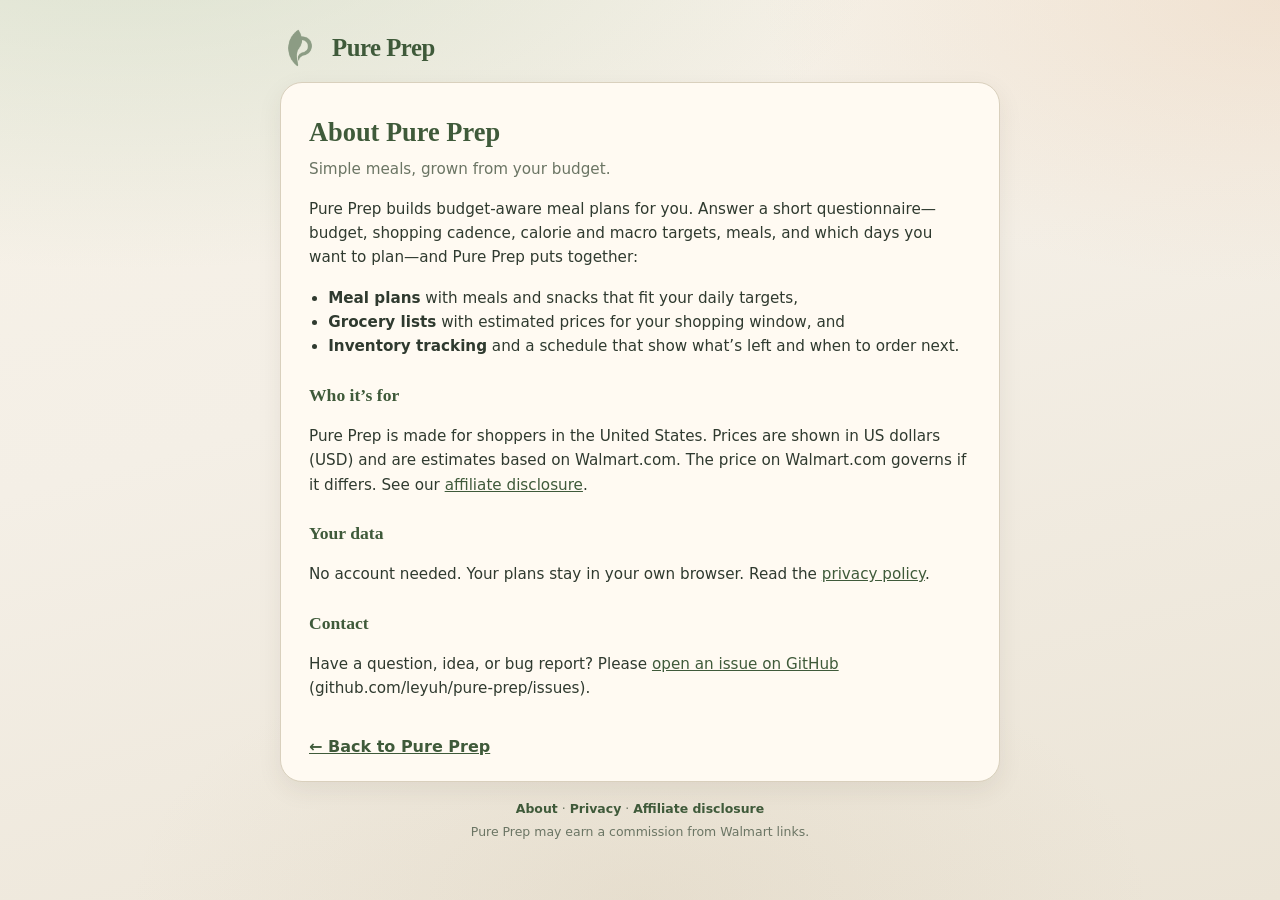
<file: about.html>
<!DOCTYPE html>
<html lang="en">
<head>
  <meta charset="UTF-8" />
  <meta name="viewport" content="width=device-width, initial-scale=1" />
  <title>About · Pure Prep</title>
  <meta name="description" content="About Pure Prep, a budget-aware meal planner for US shoppers." />
  <link rel="icon" type="image/svg+xml" href="assets/favicon.svg?v=leaf8" />
  <link rel="icon" type="image/png" href="assets/favicon-32.png?v=leaf8" sizes="32x32" />
  <link rel="icon" type="image/png" href="assets/favicon-16.png?v=leaf8" sizes="16x16" />
  <link rel="icon" href="assets/favicon.ico?v=leaf8" sizes="any" />
  <link rel="apple-touch-icon" href="assets/apple-touch-icon.png?v=leaf8" />
  <meta name="theme-color" content="#5a7a52" />
  <link rel="stylesheet" href="pages.css?v=doc34" />
</head>
<body>
  <div class="page">
    <a class="top-brand" href="./">
      <img src="assets/icon-mark.png?v=leaf8" alt="" class="brand-mark" width="40" height="40" />
      <span>Pure Prep</span>
    </a>
    <main class="doc">
      <h1>About Pure Prep</h1>
      <p class="lede">Simple meals, grown from your budget.</p>
      <p>Pure Prep builds budget-aware meal plans for you. Answer a short questionnaire&mdash;budget, shopping cadence, calorie and macro targets, meals, and which days you want to plan&mdash;and Pure Prep puts together:</p>
      <ul>
        <li><strong>Meal plans</strong> with meals and snacks that fit your daily targets,</li>
        <li><strong>Grocery lists</strong> with estimated prices for your shopping window, and</li>
        <li><strong>Inventory tracking</strong> and a schedule that show what&rsquo;s left and when to order next.</li>
      </ul>

      <h2>Who it&rsquo;s for</h2>
      <p>Pure Prep is made for shoppers in the United States. Prices are shown in US dollars (USD) and are estimates based on Walmart.com. The price on Walmart.com governs if it differs. See our <a href="disclosure.html">affiliate disclosure</a>.</p>

      <h2>Your data</h2>
      <p>No account needed. Your plans stay in your own browser. Read the <a href="privacy.html">privacy policy</a>.</p>

      <h2>Contact</h2>
      <p>Have a question, idea, or bug report? Please <a href="https://github.com/leyuh/pure-prep/issues">open an issue on GitHub</a> (github.com/leyuh/pure-prep/issues).</p>
      <a class="back" href="./">&larr; Back to Pure Prep</a>
    </main>
    <footer class="site-footer">
      <nav aria-label="Site"><a href="about.html">About</a> · <a href="privacy.html">Privacy</a> · <a href="disclosure.html">Affiliate disclosure</a></nav>
      <p>Pure Prep may earn a commission from Walmart links.</p>
    </footer>
  </div>
</body>
</html>
</file>
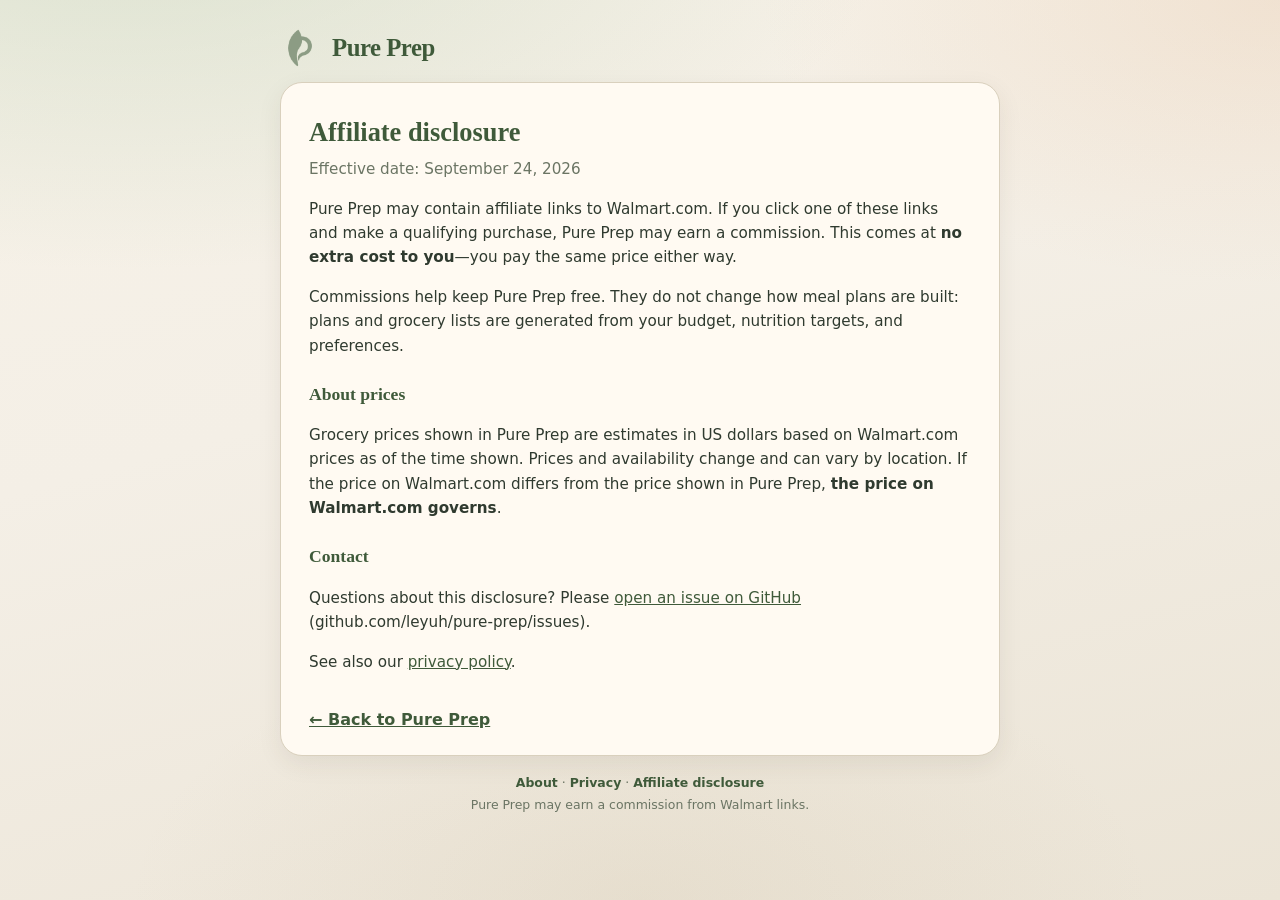
<file: disclosure.html>
<!DOCTYPE html>
<html lang="en">
<head>
  <meta charset="UTF-8" />
  <meta name="viewport" content="width=device-width, initial-scale=1" />
  <title>Affiliate disclosure · Pure Prep</title>
  <meta name="description" content="Affiliate disclosure for Pure Prep." />
  <link rel="icon" type="image/svg+xml" href="assets/favicon.svg?v=leaf8" />
  <link rel="icon" type="image/png" href="assets/favicon-32.png?v=leaf8" sizes="32x32" />
  <link rel="icon" type="image/png" href="assets/favicon-16.png?v=leaf8" sizes="16x16" />
  <link rel="icon" href="assets/favicon.ico?v=leaf8" sizes="any" />
  <link rel="apple-touch-icon" href="assets/apple-touch-icon.png?v=leaf8" />
  <meta name="theme-color" content="#5a7a52" />
  <link rel="stylesheet" href="pages.css?v=doc34" />
</head>
<body>
  <div class="page">
    <a class="top-brand" href="./">
      <img src="assets/icon-mark.png?v=leaf8" alt="" class="brand-mark" width="40" height="40" />
      <span>Pure Prep</span>
    </a>
    <main class="doc">
      <h1>Affiliate disclosure</h1>
      <p class="lede">Effective date: September 24, 2026</p>
      <p>Pure Prep may contain affiliate links to Walmart.com. If you click one of these links and make a qualifying purchase, Pure Prep may earn a commission. This comes at <strong>no extra cost to you</strong>&mdash;you pay the same price either way.</p>
      <p>Commissions help keep Pure Prep free. They do not change how meal plans are built: plans and grocery lists are generated from your budget, nutrition targets, and preferences.</p>

      <h2>About prices</h2>
      <p>Grocery prices shown in Pure Prep are estimates in US dollars based on Walmart.com prices as of the time shown. Prices and availability change and can vary by location. If the price on Walmart.com differs from the price shown in Pure Prep, <strong>the price on Walmart.com governs</strong>.</p>

      <h2>Contact</h2>
      <p>Questions about this disclosure? Please <a href="https://github.com/leyuh/pure-prep/issues">open an issue on GitHub</a> (github.com/leyuh/pure-prep/issues).</p>
      <p>See also our <a href="privacy.html">privacy policy</a>.</p>
      <a class="back" href="./">&larr; Back to Pure Prep</a>
    </main>
    <footer class="site-footer">
      <nav aria-label="Site"><a href="about.html">About</a> · <a href="privacy.html">Privacy</a> · <a href="disclosure.html">Affiliate disclosure</a></nav>
      <p>Pure Prep may earn a commission from Walmart links.</p>
    </footer>
  </div>
</body>
</html>
</file>
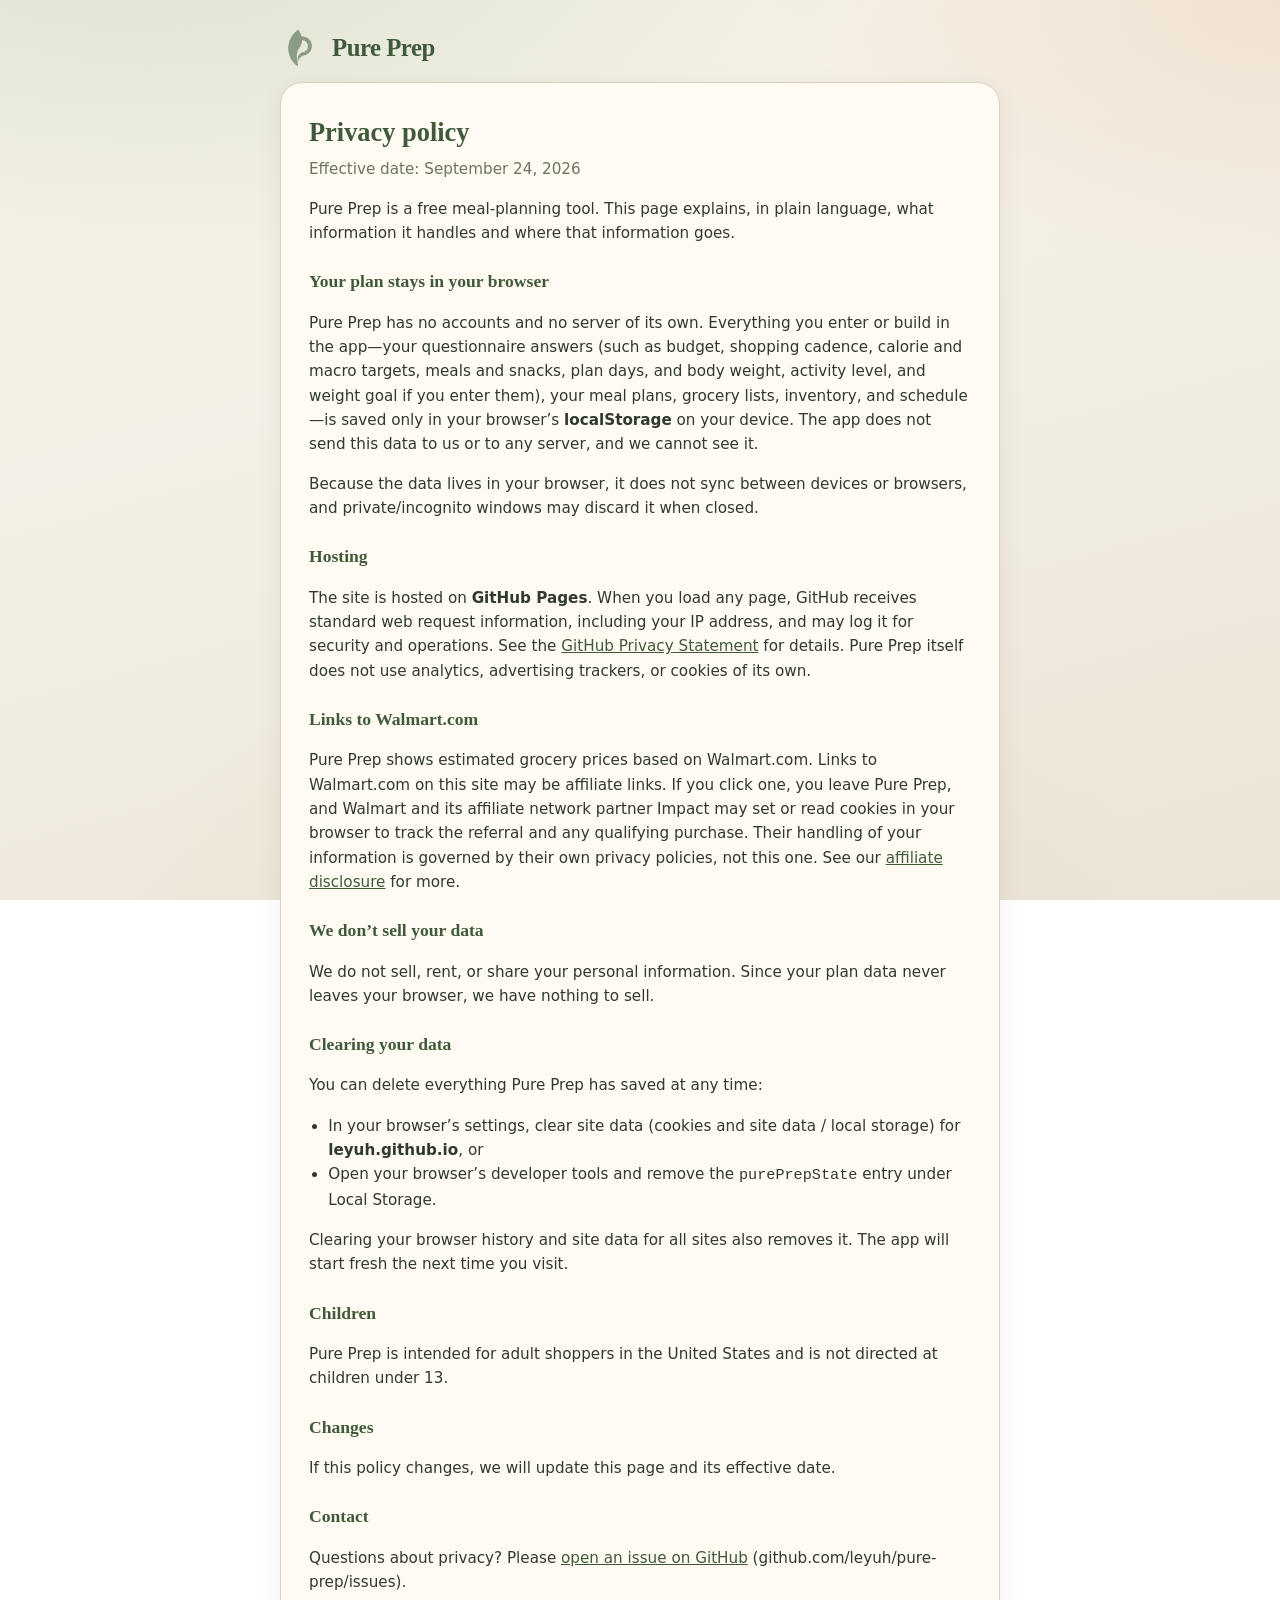
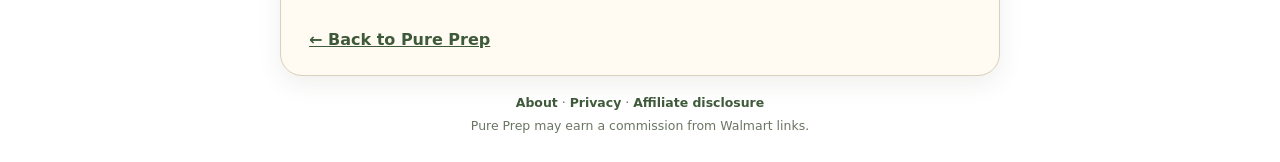
<file: privacy.html>
<!DOCTYPE html>
<html lang="en">
<head>
  <meta charset="UTF-8" />
  <meta name="viewport" content="width=device-width, initial-scale=1" />
  <title>Privacy policy · Pure Prep</title>
  <meta name="description" content="How Pure Prep handles your information." />
  <link rel="icon" type="image/svg+xml" href="assets/favicon.svg?v=leaf8" />
  <link rel="icon" type="image/png" href="assets/favicon-32.png?v=leaf8" sizes="32x32" />
  <link rel="icon" type="image/png" href="assets/favicon-16.png?v=leaf8" sizes="16x16" />
  <link rel="icon" href="assets/favicon.ico?v=leaf8" sizes="any" />
  <link rel="apple-touch-icon" href="assets/apple-touch-icon.png?v=leaf8" />
  <meta name="theme-color" content="#5a7a52" />
  <link rel="stylesheet" href="pages.css?v=doc34" />
</head>
<body>
  <div class="page">
    <a class="top-brand" href="./">
      <img src="assets/icon-mark.png?v=leaf8" alt="" class="brand-mark" width="40" height="40" />
      <span>Pure Prep</span>
    </a>
    <main class="doc">
      <h1>Privacy policy</h1>
      <p class="lede">Effective date: September 24, 2026</p>
      <p>Pure Prep is a free meal-planning tool. This page explains, in plain language, what information it handles and where that information goes.</p>

      <h2>Your plan stays in your browser</h2>
      <p>Pure Prep has no accounts and no server of its own. Everything you enter or build in the app&mdash;your questionnaire answers (such as budget, shopping cadence, calorie and macro targets, meals and snacks, plan days, and body weight, activity level, and weight goal if you enter them), your meal plans, grocery lists, inventory, and schedule&mdash;is saved only in your browser&rsquo;s <strong>localStorage</strong> on your device. The app does not send this data to us or to any server, and we cannot see it.</p>
      <p>Because the data lives in your browser, it does not sync between devices or browsers, and private/incognito windows may discard it when closed.</p>

      <h2>Hosting</h2>
      <p>The site is hosted on <strong>GitHub Pages</strong>. When you load any page, GitHub receives standard web request information, including your IP address, and may log it for security and operations. See the <a href="https://docs.github.com/en/site-policy/privacy-policies/github-general-privacy-statement">GitHub Privacy Statement</a> for details. Pure Prep itself does not use analytics, advertising trackers, or cookies of its own.</p>

      <h2>Links to Walmart.com</h2>
      <p>Pure Prep shows estimated grocery prices based on Walmart.com. Links to Walmart.com on this site may be affiliate links. If you click one, you leave Pure Prep, and Walmart and its affiliate network partner Impact may set or read cookies in your browser to track the referral and any qualifying purchase. Their handling of your information is governed by their own privacy policies, not this one. See our <a href="disclosure.html">affiliate disclosure</a> for more.</p>

      <h2>We don&rsquo;t sell your data</h2>
      <p>We do not sell, rent, or share your personal information. Since your plan data never leaves your browser, we have nothing to sell.</p>

      <h2>Clearing your data</h2>
      <p>You can delete everything Pure Prep has saved at any time:</p>
      <ul>
        <li>In your browser&rsquo;s settings, clear site data (cookies and site data / local storage) for <strong>leyuh.github.io</strong>, or</li>
        <li>Open your browser&rsquo;s developer tools and remove the <code>purePrepState</code> entry under Local Storage.</li>
      </ul>
      <p>Clearing your browser history and site data for all sites also removes it. The app will start fresh the next time you visit.</p>

      <h2>Children</h2>
      <p>Pure Prep is intended for adult shoppers in the United States and is not directed at children under 13.</p>

      <h2>Changes</h2>
      <p>If this policy changes, we will update this page and its effective date.</p>

      <h2>Contact</h2>
      <p>Questions about privacy? Please <a href="https://github.com/leyuh/pure-prep/issues">open an issue on GitHub</a> (github.com/leyuh/pure-prep/issues).</p>
      <a class="back" href="./">&larr; Back to Pure Prep</a>
    </main>
    <footer class="site-footer">
      <nav aria-label="Site"><a href="about.html">About</a> · <a href="privacy.html">Privacy</a> · <a href="disclosure.html">Affiliate disclosure</a></nav>
      <p>Pure Prep may earn a commission from Walmart links.</p>
    </footer>
  </div>
</body>
</html>
</file>
<file: pages.css>
/* Shared styles for About / Privacy / Affiliate disclosure pages.
   Variables and fonts mirror :root in index.html. */
:root {
  --bg: #f4efe6;
  --bg-deep: #ebe4d6;
  --card: #fffaf2;
  --paper: #fbf7ef;
  --text: #2f3a2f;
  --muted: #6b7564;
  --accent: #5a7a52;
  --accent-deep: #3f5a3a;
  --sage: #c5d5bc;
  --sage-soft: rgba(90, 122, 82, 0.12);
  --moss: #6f8f64;
  --border: #d9d0bd;
  --shadow: 0 8px 24px rgba(70, 55, 35, 0.08);
  --radius: 16px;
  --font-display: "Iowan Old Style", "Palatino Linotype", Palatino, Georgia, "Times New Roman", serif;
  --font-body: system-ui, -apple-system, "Segoe UI", Roboto, "Helvetica Neue", sans-serif;
}
* { box-sizing: border-box; }
body {
  margin: 0;
  min-height: 100vh;
  font-family: var(--font-body);
  color: var(--text);
  line-height: 1.6;
  padding: 28px 20px;
  background:
    radial-gradient(ellipse 120% 80% at 10% -10%, rgba(197, 213, 188, 0.55), transparent 50%),
    radial-gradient(ellipse 90% 70% at 100% 0%, rgba(232, 200, 170, 0.35), transparent 45%),
    radial-gradient(ellipse 80% 60% at 50% 100%, rgba(180, 160, 120, 0.12), transparent 50%),
    linear-gradient(165deg, #f7f2e8 0%, var(--bg) 40%, var(--bg-deep) 100%);
  background-attachment: fixed;
}
.page {
  width: min(720px, 100%);
  margin: 0 auto;
}
.top-brand {
  display: flex;
  align-items: center;
  gap: 12px;
  margin: 0 0 14px;
  text-decoration: none;
}
.top-brand .brand-mark { width: 40px; height: 40px; object-fit: contain; flex-shrink: 0; }
.top-brand span {
  font-family: var(--font-display);
  font-size: 1.55rem;
  font-weight: 600;
  color: var(--accent-deep);
  letter-spacing: -0.02em;
}
.doc {
  background: var(--card);
  border: 1px solid var(--border);
  border-radius: 22px;
  box-shadow: var(--shadow);
  padding: 28px 28px 22px;
}
.doc h1 {
  font-family: var(--font-display);
  font-size: 1.65rem;
  font-weight: 600;
  margin: 0 0 4px;
  color: var(--accent-deep);
}
.doc h2 {
  font-family: var(--font-display);
  font-size: 1.1rem;
  margin: 22px 0 6px;
  color: var(--accent-deep);
}
.doc p, .doc li { font-size: 0.95rem; }
.doc ul { padding-left: 1.2em; }
.doc .lede { color: var(--muted); margin: 0 0 12px; }
.doc a { color: var(--accent-deep); }
.back { display: inline-block; margin-top: 18px; font-weight: 650; color: var(--accent-deep); }
.site-footer {
  margin: 18px auto 0;
  text-align: center;
  font-size: 0.78rem;
  color: var(--muted);
  line-height: 1.5;
}
.site-footer nav a { color: var(--accent-deep); text-decoration: none; font-weight: 600; }
.site-footer nav a:hover { text-decoration: underline; }
.site-footer p { margin: 4px 0 0; }
@media (max-width: 520px) {
  .doc { padding: 22px 16px; border-radius: 18px; }
}
</file>
